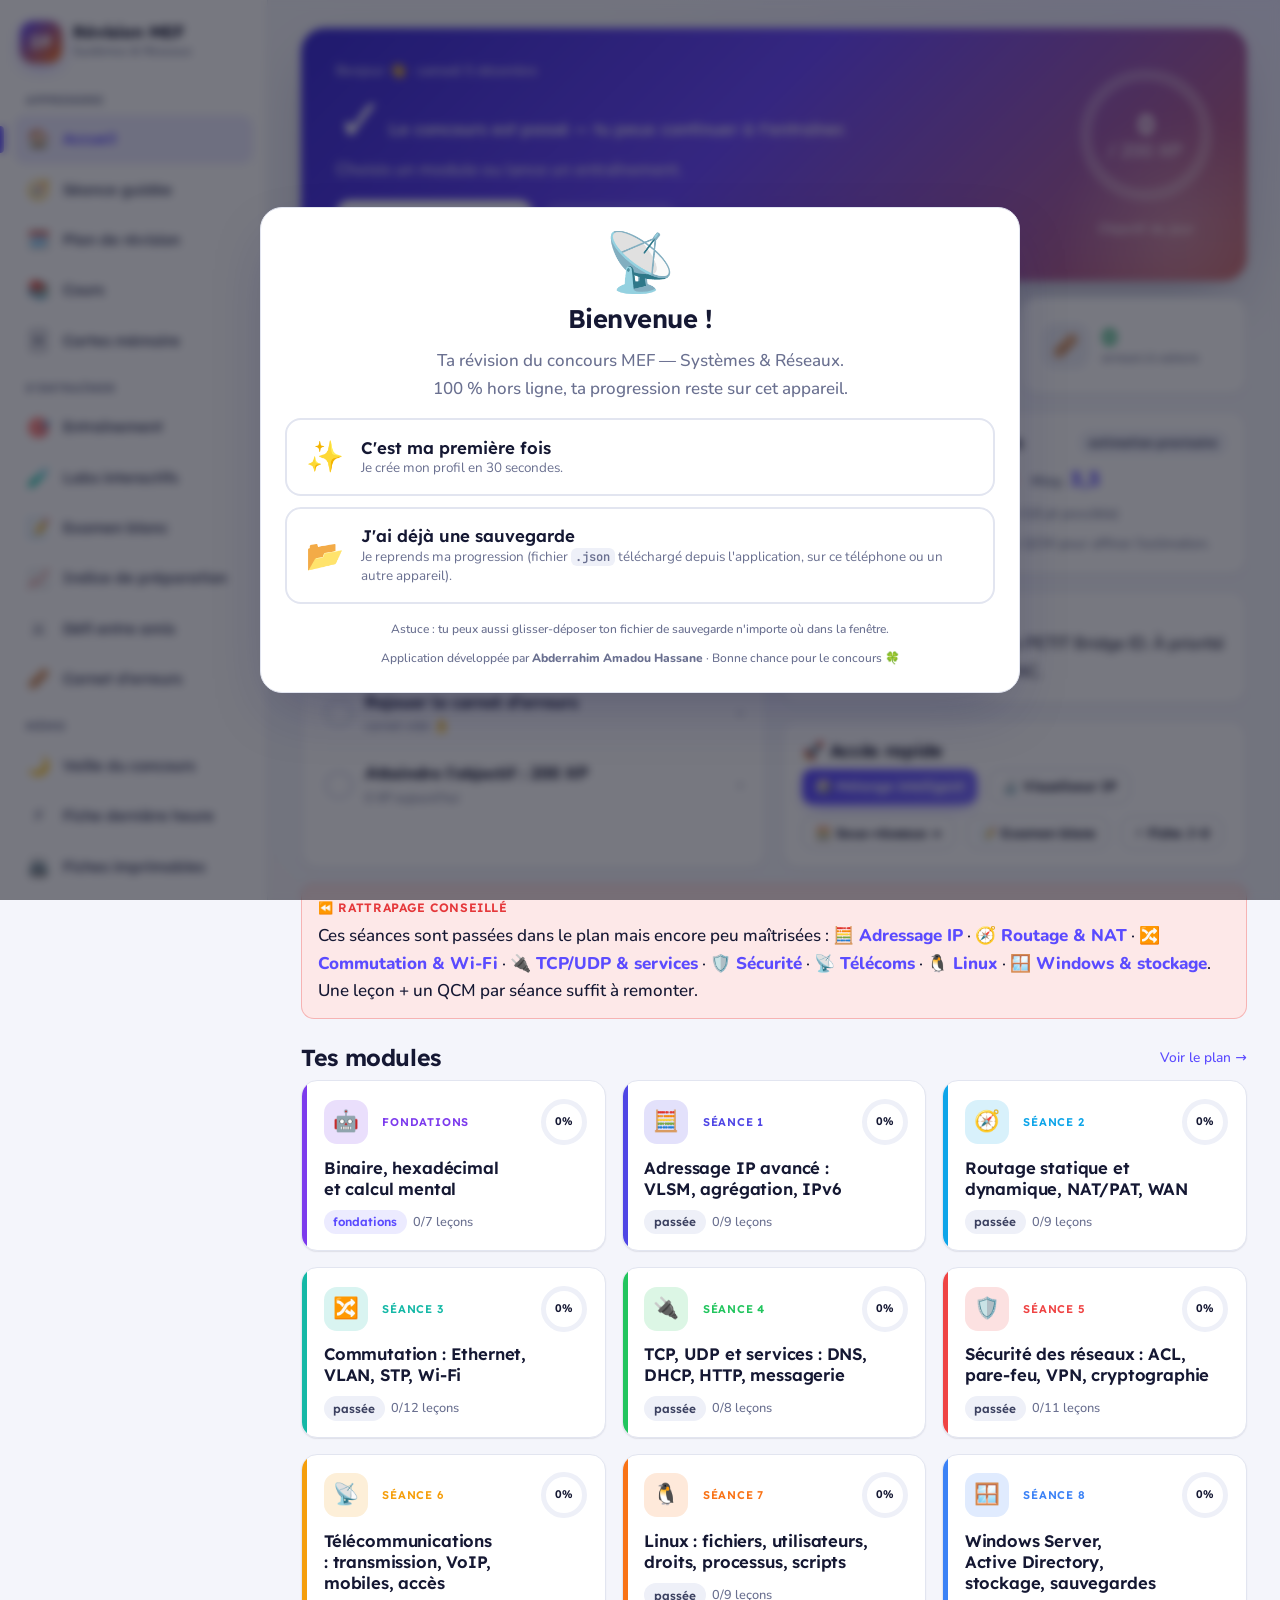
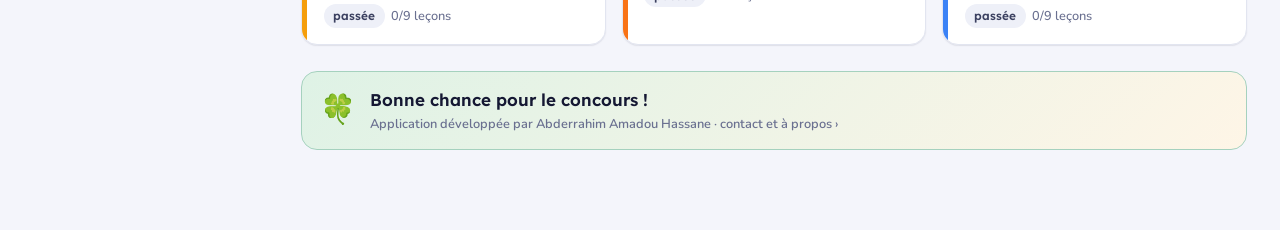
<file: app/index.html>
<!doctype html>
<html lang="fr">
<head>
  <meta charset="utf-8">
  <meta name="viewport" content="width=device-width, initial-scale=1, viewport-fit=cover">
  <meta name="theme-color" content="#5b4bff">
  <meta name="description" content="Révision interactive hors ligne — Concours MEF Niger, option Systèmes & Réseaux.">
  <title>Révision MEF · Systèmes & Réseaux</title>
  <link rel="icon" href="data:image/svg+xml,%3Csvg xmlns='http://www.w3.org/2000/svg' viewBox='0 0 64 64'%3E%3Cdefs%3E%3ClinearGradient id='g' x1='0' y1='0' x2='1' y2='1'%3E%3Cstop offset='0' stop-color='%235b4bff'/%3E%3Cstop offset='1' stop-color='%23ff7a1a'/%3E%3C/linearGradient%3E%3C/defs%3E%3Crect width='64' height='64' rx='16' fill='url(%23g)'/%3E%3Ctext x='32' y='42' font-family='Arial' font-weight='800' font-size='26' text-anchor='middle' fill='white'%3EIP%3C/text%3E%3C/svg%3E">
  <link rel="manifest" href="manifest.webmanifest">
  <link rel="apple-touch-icon" href="icons/apple-touch-icon.png">
  <meta name="mobile-web-app-capable" content="yes">
  <meta name="apple-mobile-web-app-capable" content="yes">
  <meta name="apple-mobile-web-app-title" content="Révision MEF">
  <meta name="apple-mobile-web-app-status-bar-style" content="black-translucent">
  <link rel="stylesheet" href="css/fonts.css">
  <link rel="stylesheet" href="css/app.css">
</head>
<body>
  <div style="min-height:100vh;display:grid;place-items:center;font-family:system-ui,sans-serif;color:#6a7090">
    <div style="text-align:center">
      <div style="font-size:3rem">📡</div>
      <p>Chargement de la révision…</p>
      <noscript><p style="color:#e5383b"><b>JavaScript est désactivé.</b> Active-le pour utiliser l'application (aucune connexion Internet n'est nécessaire).</p></noscript>
    </div>
  </div>

  <!-- Noyau -->
  <script src="js/core/util.js"></script>
  <script src="js/core/router.js"></script>
  <script src="js/core/fx.js"></script>
  <script src="js/lib/ipcalc.js"></script>
  <script src="js/lib/md.js"></script>
  <!-- Modèles -->
  <script src="js/models/store.js"></script>
  <script src="js/models/content.js"></script>
  <script src="js/models/srs.js"></script>
  <script src="js/models/game.js"></script>
  <script src="js/models/progress.js"></script>
  <!-- Vues -->
  <script src="js/views/ui.js"></script>
  <script src="js/views/layout.js"></script>
  <script src="js/views/backup.js"></script>
  <script src="js/views/help.js"></script>
  <script src="js/views/tts.js"></script>
  <script src="js/views/install.js"></script>
  <script src="js/core/quiz.js"></script>
  <script src="js/views/question.js"></script>
  <script src="js/core/gen.js"></script>
  <!-- Widgets interactifs -->
  <script src="js/widgets/core.js"></script>
  <script src="js/widgets/ip.js"></script>
  <script src="js/widgets/net.js"></script>
  <script src="js/widgets/telecom.js"></script>
  <script src="js/widgets/sys.js"></script>
  <!-- Générateurs d'exercices -->
  <script src="js/generators/ip.js"></script>
  <script src="js/generators/net.js"></script>
  <script src="js/generators/telecom.js"></script>
  <script src="js/generators/sys.js"></script>
  <!-- Contenu pédagogique -->
  <script src="data/m0-binaire.js"></script>
  <script src="data/s1-adressage.js"></script>
  <script src="data/s2-routage.js"></script>
  <script src="data/s3-commutation.js"></script>
  <script src="data/s4-services.js"></script>
  <script src="data/s5-securite.js"></script>
  <script src="data/s6-telecoms.js"></script>
  <script src="data/s7-linux.js"></script>
  <script src="data/s8-windows.js"></script>
  <script src="data/extras.js"></script>
  <script src="data/examen.js"></script>
  <script src="data/examens2.js"></script>
  <!-- Contrôleurs -->
  <script src="js/controllers/runner.js"></script>
  <script src="js/controllers/home.js"></script>
  <script src="js/controllers/course.js"></script>
  <script src="js/controllers/cards.js"></script>
  <script src="js/controllers/practice.js"></script>
  <script src="js/controllers/guided.js"></script>
  <script src="js/controllers/prep.js"></script>
  <script src="js/controllers/defi.js"></script>
  <script src="js/controllers/exercises.js"></script>
  <script src="js/controllers/exam.js"></script>
  <script src="js/controllers/misc.js"></script>
  <!-- Démarrage -->
  <script src="js/main.js"></script>
</body>
</html>
</file>
<file: app/css/fonts.css>
/* Polices embarquées (licence SIL Open Font License 1.1) : Lexend (titres), Nunito (texte), JetBrains Mono (binaire, IP, code).
   Intégrées en base64 pour fonctionner hors ligne, y compris en ouvrant le fichier directement (file://). */
@font-face { font-family: 'Lexend'; font-style: normal; font-display: swap; font-weight: 100 900; src: url([data-uri]) format('woff2'); unicode-range: U+0000-00FF, U+0131, U+0152-0153, U+02BB-02BC, U+02C6, U+02DA, U+02DC, U+0304, U+0308, U+0329, U+2000-206F, U+20AC, U+2122, U+2191, U+2193, U+2212, U+2215, U+FEFF, U+FFFD; }
@font-face { font-family: 'Nunito'; font-style: normal; font-display: swap; font-weight: 100 900; src: url([data-uri]) format('woff2'); unicode-range: U+0000-00FF, U+0131, U+0152-0153, U+02BB-02BC, U+02C6, U+02DA, U+02DC, U+0304, U+0308, U+0329, U+2000-206F, U+20AC, U+2122, U+2191, U+2193, U+2212, U+2215, U+FEFF, U+FFFD; }
@font-face { font-family: 'JetBrains Mono'; font-style: normal; font-display: swap; font-weight: 100 900; src: url([data-uri]) format('woff2'); unicode-range: U+0000-00FF, U+0131, U+0152-0153, U+02BB-02BC, U+02C6, U+02DA, U+02DC, U+0304, U+0308, U+0329, U+2000-206F, U+20AC, U+2122, U+2191, U+2193, U+2212, U+2215, U+FEFF, U+FFFD; }
</file>
<file: app/css/app.css>
/* ==========================================================================
   Révision Concours MEF — feuille de style unique
   Thèmes clair / sombre, responsive PC + mobile, composants d'apprentissage
   ========================================================================== */

:root {
  --bg: #f4f5fb;
  --bg-grad: radial-gradient(1200px 600px at 100% -10%, #e9e6ff 0%, transparent 60%),
             radial-gradient(900px 500px at -10% 110%, #ffeede 0%, transparent 55%);
  --surface: #ffffff;
  --surface-2: #f7f8fc;
  --surface-3: #eef0f8;
  --text: #151833;
  --text-2: #3b4060;
  --muted: #6a7090;
  --border: #e2e5f0;
  --border-strong: #cfd4e6;
  --primary: #5b4bff;
  --primary-2: #7a6dff;
  --primary-soft: #ecebff;
  --on-primary: #ffffff;
  --accent: #ff7a1a;
  --accent-soft: #fff0e3;
  --ok: #10a861;
  --ok-soft: #e3f7ed;
  --ko: #e5383b;
  --ko-soft: #fde8e8;
  --warn: #e08a00;
  --warn-soft: #fff5de;
  --info: #1f86e8;
  --info-soft: #e5f2fe;
  --net: #5b4bff;
  --host: #ff7a1a;
  --deep: #3d2fd6;
  --deep-2: #6d4bff;
  --accent-2: #ff4d6d;
  --glow: 91, 75, 255;
  --hero-grad: linear-gradient(135deg, var(--deep) 0%, var(--deep-2) 45%, var(--accent) 130%);
  --logo-grad: linear-gradient(135deg, var(--primary), var(--accent));
  --shadow-sm: 0 1px 2px rgba(20, 24, 60, .06), 0 1px 1px rgba(20, 24, 60, .04);
  --shadow: 0 6px 24px -8px rgba(30, 30, 90, .18), 0 2px 6px rgba(30, 30, 90, .06);
  --shadow-lg: 0 24px 60px -18px rgba(30, 30, 90, .35);
  --radius: 16px;
  --radius-sm: 10px;
  --radius-xs: 7px;
  --font-sys: system-ui, -apple-system, "Segoe UI", Roboto, Ubuntu, "Helvetica Neue", Arial, sans-serif;
  --font: "Nunito", var(--font-sys);
  --font-display: "Lexend", var(--font-sys);
  --mono: "JetBrains Mono", ui-monospace, "SF Mono", SFMono-Regular, "Cascadia Mono", Consolas, Menlo, monospace;
  --body-w: 520;
  --body-size: 1.0625rem;
  --sb: 268px;
  --maxw: 1440px;
  --gutter: clamp(1rem, 2.6vw, 2.75rem);
  color-scheme: light;
}

:root[data-theme="dark"] {
  --bg: #0b0e1d;
  --bg-grad: radial-gradient(1100px 600px at 100% -10%, rgba(91, 75, 255, .22) 0%, transparent 60%),
             radial-gradient(900px 500px at -10% 110%, rgba(255, 122, 26, .12) 0%, transparent 55%);
  --surface: #141831;
  --surface-2: #1a1f3c;
  --surface-3: #232a4d;
  --text: #eef0ff;
  --text-2: #c9cdea;
  --muted: #9298bd;
  --border: #272e55;
  --border-strong: #353d6b;
  --primary: #8577ff;
  --primary-2: #a399ff;
  --primary-soft: #262457;
  --on-primary: #ffffff;
  --accent: #ff8d3a;
  --accent-soft: #3a2616;
  --ok: #2fd187;
  --ok-soft: #12342a;
  --ko: #ff5f61;
  --ko-soft: #3d1a22;
  --warn: #ffb020;
  --warn-soft: #3a2d10;
  --info: #4ea6ff;
  --info-soft: #132c48;
  --net: #9a8fff;
  --host: #ff9a4d;
  --shadow-sm: 0 1px 2px rgba(0, 0, 0, .35);
  --shadow: 0 8px 28px -10px rgba(0, 0, 0, .6), 0 2px 6px rgba(0, 0, 0, .3);
  --shadow-lg: 0 24px 60px -18px rgba(0, 0, 0, .75);
  color-scheme: dark;
}

/* Palette « Niger » 🇳🇪 : orange, blanc et vert du drapeau, disque orange du soleil */
:root[data-palette="niger"] {
  --primary: #0b8a3e; --primary-2: #16a653; --primary-soft: #e3f5ea;
  --accent: #e05206; --accent-2: #f39233; --accent-soft: #fdebde;
  --net: #0b8a3e; --host: #e05206;
  --deep: #075c2a; --deep-2: #0b8a3e; --glow: 11, 138, 62;
  --hero-grad: linear-gradient(140deg, #d24c05 0%, #e05206 28%, #0e8f42 78%, #075c2a 100%);
  --logo-grad: linear-gradient(180deg, #e05206 0 33%, #ffffff 33% 66%, #0b8a3e 66% 100%);
  --bg-grad: radial-gradient(1200px 600px at 100% -10%, rgba(224, 82, 6, .11) 0%, transparent 60%),
             radial-gradient(900px 500px at -10% 110%, rgba(11, 138, 62, .12) 0%, transparent 55%);
}
:root[data-palette="niger"][data-theme="dark"] {
  --primary: #2fc56a; --primary-2: #5cd98e; --primary-soft: #11351f;
  --accent: #ff7a2e; --accent-2: #ffa25a; --accent-soft: #3b2214;
  --net: #2fc56a; --host: #ff8a3d; --deep: #064d23; --deep-2: #0b7a37;
  --bg-grad: radial-gradient(1100px 600px at 100% -10%, rgba(224, 82, 6, .16) 0%, transparent 60%),
             radial-gradient(900px 500px at -10% 110%, rgba(11, 138, 62, .16) 0%, transparent 55%);
}
/* logo aux couleurs du drapeau : bandes orange / blanche / verte + disque orange */
:root[data-palette="niger"] .brand-logo { color: transparent; position: relative; text-shadow: none; box-shadow: 0 6px 18px -8px rgba(0, 0, 0, .45), inset 0 0 0 1px rgba(0, 0, 0, .08); }
:root[data-palette="niger"] .brand-logo::after { content: ""; position: absolute; width: 26%; height: 26%; border-radius: 50%; background: #e05206; left: 37%; top: 37%; }
:root[data-palette="niger"] .hero::before, :root[data-palette="niger"] .guided-hero::before {
  content: ""; position: absolute; left: 0; right: 0; top: 0; height: 8px; z-index: 2;
  background: linear-gradient(180deg, #e05206 0 33%, #ffffff 33% 66%, #0b8a3e 66% 100%);
}
:root[data-palette="niger"] .guided-hero { position: relative; overflow: hidden; }
:root[data-palette="niger"] .sidebar { border-top: 5px solid; border-image: linear-gradient(90deg, #e05206 0 33%, #ffffff 33% 66%, #0b8a3e 66% 100%) 1; }
:root[data-palette="niger"] .topbar { box-shadow: inset 0 3px 0 #e05206; }
.pal-pick { display: flex; gap: .5rem; flex-wrap: wrap; }
.pal-pick button { display: flex; align-items: center; gap: .55rem; padding: .5rem .8rem; border-radius: 13px; border: 2px solid var(--border); background: var(--surface); color: var(--text); cursor: pointer; font-family: var(--font-display); font-weight: 600; }
.pal-pick button.on { border-color: var(--primary); background: var(--primary-soft); }
.pal-sw { display: inline-flex; width: 34px; height: 22px; border-radius: 6px; overflow: hidden; box-shadow: inset 0 0 0 1px rgba(0, 0, 0, .12); }
.pal-sw i { flex: 1; }
.pal-flag { width: 34px; height: 22px; border-radius: 4px; position: relative; background: linear-gradient(180deg, #e05206 0 33%, #fff 33% 66%, #0b8a3e 66% 100%); box-shadow: inset 0 0 0 1px rgba(0, 0, 0, .15); }
.pal-flag::after { content: ""; position: absolute; width: 6px; height: 6px; border-radius: 50%; background: #e05206; left: 14px; top: 8px; }

/* Choix de police (Profil → Réglages) */
:root[data-font="lexend"] { --font: "Lexend", var(--font-sys); --body-w: 360; --body-size: 1rem; }
:root[data-font="system"] { --font: var(--font-sys); --font-display: var(--font-sys); --body-w: 400; --body-size: 1rem; }

* { box-sizing: border-box; }
html { -webkit-text-size-adjust: 100%; font-size: calc(var(--fsr, 1) * 100%); }
@media (min-width: 1600px) { html { font-size: calc(var(--fsr, 1) * 106.25%); } }
@media (min-width: 2200px) { html { font-size: calc(var(--fsr, 1) * 118.75%); } }
body {
  margin: 0;
  font-family: var(--font);
  font-size: var(--body-size);
  font-weight: var(--body-w);
  line-height: 1.62;
  color: var(--text);
  background: var(--bg);
  background-image: var(--bg-grad);
  background-attachment: fixed;
  min-height: 100vh;
  min-height: 100dvh;
  -webkit-font-smoothing: antialiased;
  -moz-osx-font-smoothing: grayscale;
  text-rendering: optimizeLegibility;
  font-feature-settings: "kern", "liga";
  overflow-wrap: break-word;
}
b, strong { font-weight: 800; }
a { color: var(--primary); text-decoration: none; }
a:hover { text-decoration: underline; }
h1, h2, h3, h4 { font-family: var(--font-display); line-height: 1.22; margin: 0 0 .5em; letter-spacing: -.018em; font-weight: 650; }
h1 { font-size: clamp(1.45rem, 1.1rem + 1.1vw, 2.05rem); font-weight: 700; letter-spacing: -.025em; }
h2 { font-size: clamp(1.2rem, 1.05rem + .5vw, 1.45rem); }
h3 { font-size: 1.1rem; }
p { margin: 0 0 .8em; }
img, svg { max-width: 100%; }
hr { border: 0; border-top: 1px solid var(--border); margin: 1.2rem 0; }
code, .mono { font-family: var(--mono); font-size: .9em; font-weight: 600; font-variant-ligatures: none; }
:not(pre) > code { background: var(--surface-3); padding: .08em .38em; border-radius: 6px; overflow-wrap: anywhere; }
pre {
  font-family: var(--mono);
  font-size: .84rem;
  font-weight: 500;
  line-height: 1.55;
  background: #0f1328;
  color: #e6e9ff;
  padding: .9rem 1rem;
  border-radius: var(--radius-sm);
  overflow-x: auto;
  margin: .6rem 0 1rem;
  border: 1px solid #222a52;
  font-variant-ligatures: none;
}
pre .c { color: #7f8ab8; }
pre .k { color: #ffb86b; }
pre .s { color: #9be9a8; }
kbd {
  font-family: var(--mono); font-size: .8em;
  background: var(--surface); border: 1px solid var(--border-strong);
  border-bottom-width: 2px; border-radius: 6px; padding: .05em .4em;
}
::selection { background: var(--primary); color: #fff; }
button { font-family: inherit; }
input, select, textarea { font-family: inherit; font-size: 1rem; font-weight: 600; color: var(--text); }
:focus-visible { outline: 3px solid color-mix(in srgb, var(--primary) 55%, transparent); outline-offset: 2px; border-radius: 6px; }

/* ---------- Shell / layout ---------- */
.shell { display: grid; grid-template-columns: var(--sb) minmax(0, 1fr); min-height: 100vh; min-height: 100dvh; }
.sidebar {
  position: sticky; top: 0; height: 100vh; height: 100dvh; overflow-y: auto; overflow-x: hidden;
  background: var(--surface);
  border-right: 1px solid var(--border);
  padding: 1.1rem .85rem 1rem;
  display: flex; flex-direction: column; gap: .8rem;
  scrollbar-width: thin;
}
.brand { display: flex; align-items: center; gap: .7rem; padding: .2rem .4rem; color: var(--text); }
.brand:hover { text-decoration: none; }
.brand-logo {
  width: 42px; height: 42px; border-radius: 13px; flex: none;
  background: var(--logo-grad);
  display: grid; place-items: center; color: #fff; font-family: var(--font-display); font-weight: 800; font-size: 1.05rem;
  box-shadow: 0 6px 18px -6px rgba(var(--glow), .7); text-decoration: none !important;
}
.brand-text { display: flex; flex-direction: column; min-width: 0; }
.brand-name { font-family: var(--font-display); font-weight: 700; line-height: 1.15; font-size: 1.05rem; letter-spacing: -.01em; }
.brand-sub { font-size: .76rem; color: var(--muted); font-weight: 600; }
.nav { display: flex; flex-direction: column; gap: 2px; }
.nav a {
  position: relative; display: flex; align-items: center; gap: .75rem;
  padding: .58rem .75rem; border-radius: 12px;
  color: var(--text-2); font-family: var(--font-display); font-weight: 500; font-size: .93rem; white-space: nowrap;
  transition: background .15s, color .15s;
}
.nav a:hover { background: var(--surface-2); text-decoration: none; color: var(--text); }
.nav a.active { background: var(--primary-soft); color: var(--primary); font-weight: 600; }
.nav a.active::before { content: ""; position: absolute; left: -.85rem; top: 22%; bottom: 22%; width: 4px; border-radius: 0 4px 4px 0; background: var(--primary); }
.nav .ico { width: 1.6rem; text-align: center; font-size: 1.15rem; flex: none; }
.nav .lbl { overflow: hidden; text-overflow: ellipsis; }
.nav .count {
  margin-left: auto; font-size: .7rem; font-weight: 700; font-family: var(--font-display);
  background: var(--accent); color: #fff; border-radius: 99px; padding: .05rem .45rem; line-height: 1.4;
}
.nav-sep { font-size: .68rem; text-transform: uppercase; letter-spacing: .1em; color: var(--muted); padding: .8rem .75rem .25rem; font-weight: 700; font-family: var(--font-display); }
.side-foot { margin-top: auto; display: flex; flex-direction: column; gap: .6rem; }
.side-player { background: var(--surface-2); border: 1px solid var(--border); border-radius: 16px; padding: .75rem; }
.side-player .sp-main { display: flex; align-items: center; gap: .7rem; color: inherit; text-decoration: none; }
.side-player .sp-txt { flex: 1; min-width: 0; }
.side-player .sp-row { display: flex; justify-content: space-between; align-items: center; margin-top: .45rem; }
.side-player .lvl { display: flex; justify-content: space-between; align-items: baseline; font-size: .85rem; font-family: var(--font-display); }
.side-player .lvl b { font-size: .95rem; font-weight: 700; }
.side-tools { display: flex; gap: .4rem; }
.tool, .tb-btn {
  flex: 1; display: grid; place-items: center; height: 38px; border-radius: 11px; cursor: pointer;
  border: 1px solid var(--border); background: var(--surface); color: var(--text-2); font-size: 1rem; font-weight: 800;
  transition: background .15s, border-color .15s, color .15s;
}
.tool:hover, .tb-btn:hover { background: var(--surface-2); border-color: var(--border-strong); color: var(--primary); }
.tool[hidden], .tb-btn[hidden] { display: none; }

/* Rail d'icônes (PC moyen, tablette paysage, téléphone en paysage, ou menu replié) */
:root[data-nav="rail"] { --sb: 76px; }
:root[data-nav="rail"] .sidebar { padding: .9rem .55rem .8rem; align-items: stretch; }
:root[data-nav="rail"] .brand { justify-content: center; padding: .2rem 0; }
:root[data-nav="rail"] .brand-text,
:root[data-nav="rail"] .nav .lbl,
:root[data-nav="rail"] .side-player .sp-txt,
:root[data-nav="rail"] .side-player .sp-row { display: none; }
:root[data-nav="rail"] .nav a { justify-content: center; padding: .62rem 0; }
:root[data-nav="rail"] .nav a.active::before { left: -.55rem; }
:root[data-nav="rail"] .nav .count { position: absolute; top: 2px; right: 2px; margin: 0; font-size: .6rem; padding: 0 .3rem; }
:root[data-nav="rail"] .nav-sep { padding: .45rem 0; }
:root[data-nav="rail"] .nav-sep span { display: block; height: 1px; background: var(--border); font-size: 0; }
:root[data-nav="rail"] .side-player { padding: .45rem 0; background: none; border: 0; }
:root[data-nav="rail"] .side-player .sp-main { justify-content: center; }
:root[data-nav="rail"] .side-tools { flex-direction: column; }
:root.compact-h[data-nav="rail"] { --sb: 64px; }
:root.compact-h .sidebar { gap: .3rem; padding-top: .5rem; }
:root.compact-h .brand-logo { width: 36px; height: 36px; }
:root.compact-h .nav a { padding: .42rem 0; }
:root.compact-h .nav-sep { padding: .2rem 0; }

.main { min-width: 0; }
.topbar {
  display: none; position: sticky; top: 0; z-index: 30;
  background: color-mix(in srgb, var(--surface) 88%, transparent);
  backdrop-filter: blur(12px); -webkit-backdrop-filter: blur(12px);
  border-bottom: 1px solid var(--border);
  padding: .5rem .75rem; padding-top: calc(.5rem + env(safe-area-inset-top)); align-items: center; gap: .55rem;
}
.topbar .brand-logo { width: 34px; height: 34px; border-radius: 10px; font-size: .85rem; }
.topbar .tb-btn { flex: none; width: 36px; height: 36px; }
.topbar .tb-back { font-size: 1.7rem; line-height: 1; padding-bottom: 3px; color: var(--primary); text-decoration: none; }
.topbar .title { font-family: var(--font-display); font-weight: 600; font-size: 1rem; flex: 1; min-width: 0; white-space: nowrap; overflow: hidden; text-overflow: ellipsis; }
.pill-stats { display: flex; gap: .35rem; align-items: center; }
.pill {
  display: inline-flex; align-items: center; gap: .3rem;
  background: var(--surface-2); border: 1px solid var(--border);
  border-radius: 99px; padding: .2rem .6rem; font-size: .82rem; font-weight: 700; white-space: nowrap; font-family: var(--font-display);
}
.pill.fire { color: var(--accent); }
.pill.xp { color: var(--primary); }

.view { width: 100%; max-width: calc(var(--maxw) + 2 * var(--gutter)); margin: 0 auto; padding: clamp(1rem, 2.2vw, 2rem) var(--gutter) 5rem; }
.view.wide { --maxw: 1680px; }
.view.narrow { --maxw: 980px; }

.bottombar {
  display: none; position: fixed; left: 0; right: 0; bottom: 0; z-index: 40;
  background: color-mix(in srgb, var(--surface) 94%, transparent);
  backdrop-filter: blur(14px); -webkit-backdrop-filter: blur(14px);
  border-top: 1px solid var(--border);
  padding: .3rem .4rem calc(.3rem + env(safe-area-inset-bottom));
  grid-template-columns: repeat(5, minmax(0, 1fr)); gap: .2rem;
}
.bottombar a {
  display: flex; flex-direction: column; align-items: center; gap: .05rem;
  font-family: var(--font-display); font-size: .68rem; font-weight: 600; color: var(--muted); padding: .3rem 0 .25rem; border-radius: 12px;
  min-width: 0; white-space: nowrap; overflow: hidden; text-overflow: ellipsis; letter-spacing: -.01em;
}
.bottombar a .ico { position: relative; font-size: 1.3rem; line-height: 1.2; }
.bottombar a .dot { position: absolute; top: -3px; left: 70%; font-style: normal; font-size: .58rem; font-weight: 700; background: var(--accent); color: #fff; border-radius: 99px; padding: 0 .3rem; line-height: 1.45; }
.bottombar a.active { color: var(--primary); background: var(--primary-soft); }
.bottombar a:hover { text-decoration: none; }

:root[data-nav="mobile"] .shell { grid-template-columns: minmax(0, 1fr); }
:root[data-nav="mobile"] .sidebar { display: none; }
:root[data-nav="mobile"] .topbar { display: flex; }
:root[data-nav="mobile"] .bottombar { display: grid; }
:root[data-nav="mobile"] .view { padding-bottom: calc(6rem + env(safe-area-inset-bottom)); }
:root.compact-h .view { padding-top: .8rem; }

/* Mode focus : quiz, cartes, examen → toute la place pour la question */
:root[data-focus] .shell { grid-template-columns: minmax(0, 1fr); }
:root[data-focus] .sidebar, :root[data-focus] .topbar, :root[data-focus] .bottombar { display: none !important; }
:root[data-focus] .view { --maxw: 940px; padding-top: 0; padding-bottom: calc(3rem + env(safe-area-inset-bottom)); }

/* En-tête du mode focus (quiz, cartes, examen) */
.focus-head {
  position: sticky; top: 0; z-index: 30; display: flex; align-items: center; gap: .7rem;
  padding: calc(.7rem + env(safe-area-inset-top)) 0 .7rem; margin-bottom: .6rem;
  background: color-mix(in srgb, var(--bg) 86%, transparent); backdrop-filter: blur(12px); -webkit-backdrop-filter: blur(12px);
}
.focus-head::after { content: ""; position: absolute; left: calc(-1 * var(--gutter)); right: calc(-1 * var(--gutter)); bottom: 0; border-bottom: 1px solid var(--border); }
.fh-close {
  flex: none; width: 40px; height: 40px; border-radius: 12px; display: grid; place-items: center;
  color: var(--muted); font-size: 1.15rem; font-weight: 700; border: 1px solid var(--border); background: var(--surface);
}
.fh-close:hover { color: var(--ko); border-color: var(--ko); text-decoration: none; }
.fh-mid { flex: 1; min-width: 0; display: flex; flex-direction: column; gap: .35rem; }
.fh-title { font-family: var(--font-display); font-weight: 600; font-size: .95rem; white-space: nowrap; overflow: hidden; text-overflow: ellipsis; }
.fh-bar { height: 10px; }
.fh-count { font-family: var(--font-display); font-weight: 600; font-size: .9rem; color: var(--muted); white-space: nowrap; font-variant-numeric: tabular-nums; }
.focus-sub { color: var(--muted); font-size: .92rem; margin: .2rem 0 1rem; }
.focus-sub .seg { margin-top: .5rem; }
.view.focus .q-card { padding: clamp(1.1rem, 2.4vw, 1.9rem); border-radius: 20px; box-shadow: var(--shadow); }
.view.focus .q-text { font-size: clamp(1.12rem, 1rem + .55vw, 1.42rem); }
.view.focus .choice { font-size: clamp(1rem, .96rem + .2vw, 1.1rem); }
@media (max-width: 880px) {
  .focus-head { gap: .55rem; }
  .fh-title { display: none; }
  .fh-mid { justify-content: center; }
  .focus-head #qEnd { padding: .3rem .55rem; }
  .fh-close { width: 36px; height: 36px; }
  /* Bouton d'action toujours à portée du pouce */
  .view.focus .q-card .q-actions:not(:empty) {
    position: sticky; bottom: 0; z-index: 5; background: var(--surface);
    margin: 1rem calc(-1 * clamp(1.1rem, 2.4vw, 1.9rem)) calc(-1 * clamp(1.1rem, 2.4vw, 1.9rem));
    padding: .7rem clamp(1.1rem, 2.4vw, 1.9rem) calc(.7rem + env(safe-area-inset-bottom));
    border-top: 1px solid var(--border); border-radius: 0 0 20px 20px;
    box-shadow: 0 -10px 24px -18px rgba(20, 24, 60, .5);
  }
  .view.focus .q-actions .btn.primary { flex: 1; min-height: 3rem; font-size: 1rem; }
}

.exam-pal > summary { cursor: pointer; display: flex; justify-content: space-between; align-items: center; font-family: var(--font-display); font-weight: 600; list-style: none; }
.exam-pal > summary::-webkit-details-marker { display: none; }
.exam-pal > summary::after { content: "▾"; color: var(--muted); margin-left: .5rem; transition: transform .2s; }
.exam-pal:not([open]) > summary::after { transform: rotate(-90deg); }
.exam-pal > summary > span:first-child { flex: 1; }
.exam-nav { display: flex; gap: .6rem; margin-top: 1rem; align-items: center; }
@media (max-width: 880px) {
  .exam-nav { position: sticky; bottom: 0; z-index: 6; background: color-mix(in srgb, var(--bg) 90%, transparent); backdrop-filter: blur(10px); -webkit-backdrop-filter: blur(10px); padding: .65rem 0 calc(.65rem + env(safe-area-inset-bottom)); }
  .exam-nav .btn { flex: 1; }
  .exam-nav .grow { display: none; }
}

/* Page de leçon : colonne de lecture + sommaire du module (grands écrans) */
.read-progress { position: fixed; top: 0; left: 0; right: 0; height: 3px; z-index: 35; pointer-events: none; }
.read-progress > i { display: block; height: 100%; width: 0; background: linear-gradient(90deg, var(--mc, var(--primary)), var(--accent)); border-radius: 0 3px 3px 0; transition: width .1s linear; }
:root[data-nav="mobile"] .read-progress { top: calc(51px + env(safe-area-inset-top)); }
.lesson-layout { display: grid; grid-template-columns: minmax(0, 1fr); gap: clamp(1.5rem, 3vw, 3rem); align-items: start; }
.lesson-main { min-width: 0; max-width: 900px; width: 100%; margin: 0 auto; }
.lesson-kicker { font-family: var(--font-display); font-size: .74rem; font-weight: 600; text-transform: uppercase; letter-spacing: .07em; }
.lesson-aside { display: none; }
@media (min-width: 1280px) {
  .lesson-layout { grid-template-columns: minmax(0, 1fr) 300px; }
  .lesson-main { margin: 0; justify-self: center; }
  .lesson-aside { display: block; position: sticky; top: 1.2rem; }
}
@media (min-width: 1700px) { .lesson-layout { grid-template-columns: minmax(0, 1fr) 340px; } }
.la-card { background: var(--surface); border: 1px solid var(--border); border-radius: var(--radius); padding: 1rem; box-shadow: var(--shadow-sm); display: flex; flex-direction: column; gap: .5rem; max-height: calc(100vh - 2.4rem); }
.la-head { display: flex; align-items: center; gap: .7rem; color: var(--text); margin-bottom: .3rem; }
.la-head:hover { text-decoration: none; }
.la-head .m-ico { width: 42px; height: 42px; border-radius: 12px; display: grid; place-items: center; font-size: 1.25rem; flex: none; }
.la-num { display: block; font-family: var(--font-display); font-size: .68rem; font-weight: 600; text-transform: uppercase; letter-spacing: .07em; }
.la-title { display: block; font-family: var(--font-display); font-weight: 600; line-height: 1.25; }
.la-list { list-style: none; margin: .4rem -.4rem 0; padding: 0; overflow-y: auto; flex: 1; min-height: 0; scrollbar-width: thin; }
.la-list a { display: flex; gap: .6rem; align-items: flex-start; padding: .45rem .5rem; border-radius: 10px; color: var(--text-2); font-size: .88rem; font-weight: 600; line-height: 1.35; }
.la-list a:hover { background: var(--surface-2); text-decoration: none; }
.la-list a.on { background: color-mix(in srgb, var(--mc) 12%, var(--surface)); color: var(--text); font-weight: 800; }
.la-list .n { flex: none; width: 24px; height: 24px; border-radius: 7px; display: grid; place-items: center; font-family: var(--font-display); font-size: .72rem; font-weight: 600; background: var(--surface-3); }
.la-list a.done .n { background: var(--ok); color: #fff; }
.la-list a.on .n { background: var(--mc); color: #fff; }
.la-actions { display: flex; gap: .4rem; flex-wrap: wrap; padding-top: .5rem; border-top: 1px solid var(--border); }
.la-actions .btn { flex: 1; }
.lesson-dock { display: flex; align-items: center; gap: .6rem; margin-top: 1.6rem; flex-wrap: wrap; }
.lesson-dock #markDone { margin-left: auto; }
.lesson-dock .btn { max-width: 100%; }
.lesson-dock .btn .hide-m { overflow: hidden; text-overflow: ellipsis; white-space: nowrap; max-width: 22ch; }
.show-m { display: none; }
@media (max-width: 880px) {
  .hide-m { display: none !important; }
  .show-m { display: inline; }
  .lesson-dock {
    position: sticky; bottom: calc(62px + env(safe-area-inset-bottom)); z-index: 6; flex-wrap: nowrap;
    background: color-mix(in srgb, var(--bg) 88%, transparent); backdrop-filter: blur(10px); -webkit-backdrop-filter: blur(10px);
    margin: 1.4rem calc(-1 * var(--gutter)) 0; padding: .6rem var(--gutter);
    border-top: 1px solid var(--border);
  }
  :root.compact-h .lesson-dock { bottom: 0; }
  .lesson-dock { gap: .45rem; padding-top: .5rem; padding-bottom: .5rem; }
  .lesson-dock .btn { min-height: 2.6rem; padding: .45rem .8rem; white-space: nowrap; }
  .lesson-dock #markDone { margin-left: 0; flex: 1; }
  .lesson-dock #nextL, .lesson-dock .btn.primary { flex: 1; }
}

/* Réglages d'affichage */
.typo-ctl { display: grid; gap: 1rem; }
.typo-ctl .lbl { display: block; font-family: var(--font-display); font-size: .8rem; font-weight: 600; color: var(--text-2); margin-bottom: .4rem; }
.font-pick { display: grid; gap: .5rem; grid-template-columns: repeat(auto-fit, minmax(min(100%, 12rem), 1fr)); }
.font-pick button {
  display: flex; align-items: center; gap: .75rem; text-align: left; padding: .65rem .8rem; border-radius: 14px; cursor: pointer;
  border: 2px solid var(--border); background: var(--surface); color: var(--text); transition: border-color .15s, background .15s;
}
.font-pick button:hover { border-color: var(--border-strong); }
.font-pick button.on { border-color: var(--primary); background: var(--primary-soft); }
.font-pick b { display: block; font-family: var(--font-display); font-weight: 600; }
.font-pick small { display: block; color: var(--muted); font-size: .78rem; font-weight: 600; }
.fp-a { font-size: 1.6rem; width: 2.6rem; text-align: center; line-height: 1; font-weight: 700; color: var(--primary); }
.fp-nunito { font-family: "Nunito", sans-serif; font-weight: 800; }
.fp-lexend { font-family: "Lexend", sans-serif; }
.fp-system { font-family: var(--font-sys); }
.size-pick button { min-width: 3rem; line-height: 1; font-weight: 700; }
.set-lbl { font-family: var(--font-display); font-size: .82rem; font-weight: 600; color: var(--text-2); min-width: 8.5rem; }

.onb h2 { font-size: clamp(1.25rem, 1.1rem + .8vw, 1.6rem); }
.onb-steps { display: grid; gap: .6rem; grid-template-columns: repeat(auto-fit, minmax(min(100%, 10.5rem), 1fr)); margin-top: 1rem; }
.onb-steps > div { background: var(--surface-2); border: 1px solid var(--border); border-radius: 14px; padding: .8rem; display: flex; flex-direction: column; gap: .15rem; }
.onb-steps span { font-size: 1.5rem; }
.onb-steps b { font-family: var(--font-display); font-weight: 600; }
.onb-steps small { color: var(--muted); font-size: .82rem; line-height: 1.4; }
@media (max-width: 600px) {
  .onb .big-emoji { font-size: 2.6rem; }
  .onb-steps > div { display: grid; grid-template-columns: auto 1fr; column-gap: .7rem; padding: .6rem .75rem; }
  .onb-steps span { grid-row: span 2; align-self: center; font-size: 1.35rem; }
  .font-pick button { padding: .5rem .7rem; }
}

/* Assistant de premier lancement */
.onb-choice { display: grid; gap: .7rem; }
.onb div.lbl { display: block; font-family: var(--font-display); font-size: .8rem; font-weight: 600; color: var(--text-2); margin-bottom: .4rem; }
.onb-opt {
  display: flex; align-items: center; gap: .9rem; text-align: left; width: 100%; cursor: pointer;
  padding: 1rem 1.1rem; border-radius: 16px; border: 2px solid var(--border); background: var(--surface); color: var(--text);
  transition: border-color .15s, background .15s, transform .1s;
}
.onb-opt:hover { border-color: var(--primary); background: var(--primary-soft); }
.onb-opt:active { transform: scale(.99); }
.onb-opt .e { font-size: 1.9rem; flex: none; width: 2.6rem; text-align: center; }
.onb-opt b { display: block; font-family: var(--font-display); font-weight: 600; font-size: 1.05rem; }
.onb-opt small { display: block; color: var(--muted); font-size: .84rem; line-height: 1.4; margin-top: .1rem; }
.onb-dots { display: flex; justify-content: center; gap: .4rem; margin-bottom: 1rem; }
.onb-dots i { width: 34px; height: 6px; border-radius: 99px; background: var(--surface-3); }
.onb-dots i.on { background: linear-gradient(90deg, var(--primary), var(--primary-2)); }
.onb-name { font-size: 1.15rem; padding: .8rem 1rem; }
.onb-goals { display: grid; gap: .5rem; grid-template-columns: repeat(3, minmax(0, 1fr)); }
.onb-goals button {
  display: flex; flex-direction: column; align-items: center; gap: .05rem; padding: .7rem .4rem; border-radius: 14px; cursor: pointer;
  border: 2px solid var(--border); background: var(--surface); color: var(--text); text-align: center;
}
.onb-goals button.on { border-color: var(--primary); background: var(--primary-soft); }
.onb-goals .e { font-size: 1.4rem; }
.onb-goals b { font-family: var(--font-display); font-weight: 600; }
.onb-goals small { font-size: .74rem; color: var(--muted); font-weight: 600; }
.onb-nav { display: flex; justify-content: space-between; align-items: center; gap: .6rem; margin-top: 1.4rem; flex-wrap: wrap; }
.onb-nav .btn.primary { margin-left: auto; }
.onb-save { display: grid; gap: .55rem; }
.onb-save > div { display: flex; gap: .75rem; align-items: flex-start; background: var(--surface-2); border: 1px solid var(--border); border-radius: 13px; padding: .65rem .8rem; }
.onb-save span { font-size: 1.3rem; line-height: 1.3; }
.onb-save p { margin: 0; font-size: .92rem; }
/* Sauvegarde */
.bk-sum { display: grid; gap: .5rem; grid-template-columns: repeat(3, minmax(0, 1fr)); margin-top: 1rem; }
.bk-sum > div { background: var(--surface-2); border: 1px solid var(--border); border-radius: 12px; padding: .55rem .4rem; text-align: center; }
.bk-sum b { display: block; font-family: var(--font-display); font-weight: 700; font-size: 1.15rem; }
.bk-sum small { color: var(--muted); font-size: .74rem; font-weight: 600; }
.bk-remind {
  display: flex; align-items: center; gap: .9rem; flex-wrap: wrap; padding: .85rem 1rem; border-radius: var(--radius);
  background: var(--info-soft); border: 1px solid color-mix(in srgb, var(--info) 35%, transparent);
}
.bk-remind .bk-ico { font-size: 1.6rem; }
.bk-remind .grow { min-width: 14rem; }
.bk-status { display: flex; gap: .6rem; align-items: center; background: var(--surface-2); border-radius: 12px; padding: .55rem .8rem; }
:root.drop-on body::after {
  content: "📂  Dépose ta sauvegarde ici pour la restaurer"; position: fixed; inset: 12px; z-index: 200; display: grid; place-items: center;
  border: 3px dashed var(--primary); border-radius: 24px; background: color-mix(in srgb, var(--surface) 88%, transparent);
  font-family: var(--font-display); font-size: 1.3rem; font-weight: 600; color: var(--primary); pointer-events: none;
}
@media (max-width: 600px) { .onb-goals small:first-of-type { display: none; } .bk-sum b { font-size: 1rem; } }

/* À propos, développeur, bonne chance */
.luck {
  display: flex; gap: 1.1rem; align-items: center; padding: clamp(1.1rem, 2.5vw, 1.7rem); border-radius: 22px; color: #fff;
  background: linear-gradient(135deg, #0f9d58 0%, #16a34a 45%, #f59e0b 130%); box-shadow: var(--shadow-lg);
}
.luck p { opacity: .95; }
.luck-t { font-family: var(--font-display); font-weight: 700; font-size: clamp(1.25rem, 1.05rem + 1vw, 1.75rem); letter-spacing: -.02em; margin-bottom: .3rem; }
.luck-clover { font-size: 3rem; line-height: 1; animation: flame 2.4s ease-in-out infinite; flex: none; }
.luck-clover.sm { font-size: 1.8rem; }
.luck-foot {
  display: flex; align-items: center; gap: .9rem; padding: .9rem 1.1rem; border-radius: var(--radius); color: var(--text);
  background: linear-gradient(135deg, color-mix(in srgb, #16a34a 14%, var(--surface)), color-mix(in srgb, #f59e0b 10%, var(--surface)));
  border: 1px solid color-mix(in srgb, #16a34a 30%, var(--border));
}
.luck-foot:hover { text-decoration: none; border-color: #16a34a; }
.luck-foot b { display: block; font-family: var(--font-display); font-weight: 600; }
.luck-foot small { display: block; color: var(--muted); font-size: .8rem; font-weight: 600; }
.dev-head { display: flex; align-items: center; gap: 1rem; }
.dev-av {
  width: 64px; height: 64px; border-radius: 20px; flex: none; display: grid; place-items: center; color: #fff;
  font-family: var(--font-display); font-weight: 700; font-size: 1.25rem; letter-spacing: .02em;
  background: var(--logo-grad); box-shadow: 0 10px 24px -10px var(--primary);
}
.dev-role { font-family: var(--font-display); font-weight: 600; text-transform: uppercase; letter-spacing: .07em; }
.dev-links { display: grid; gap: .5rem; }
.dev-link { display: flex; align-items: center; gap: .8rem; padding: .65rem .85rem; border-radius: 13px; border: 1px solid var(--border); background: var(--surface-2); color: var(--text); }
.dev-link:hover { border-color: var(--primary); background: var(--primary-soft); text-decoration: none; }
.dev-link > span { font-size: 1.3rem; }
.dev-link small { display: block; color: var(--muted); font-size: .74rem; font-weight: 700; }
.dev-link b { font-family: var(--font-display); font-weight: 600; overflow-wrap: anywhere; }
@media (max-width: 600px) { .luck { flex-direction: column; text-align: center; } }

/* Parcours (séance guidée, veille) */
.path { list-style: none; margin: 0; padding: 0; position: relative; }
.path-step { position: relative; display: flex; gap: .9rem; padding: .2rem 0 1.1rem; }
.path-step:not(:last-child)::before { content: ""; position: absolute; left: 19px; top: 44px; bottom: 4px; width: 2px; background: var(--border); }
.path-step.done:not(:last-child)::before { background: var(--ok); }
.path-dot {
  flex: none; width: 40px; height: 40px; border-radius: 50%; display: grid; place-items: center; font-size: 1.1rem; z-index: 1;
  background: var(--surface-3); border: 2px solid var(--border); font-family: var(--font-display); font-weight: 700;
}
.path-step.done .path-dot { background: var(--ok); border-color: var(--ok); color: #fff; }
.path-step.cur .path-dot { background: var(--primary-soft); border-color: var(--primary); box-shadow: 0 0 0 5px color-mix(in srgb, var(--primary) 18%, transparent); animation: pulse 2s ease-in-out infinite; }
.path-body { flex: 1; min-width: 0; padding-top: .45rem; }
.path-t { font-family: var(--font-display); font-weight: 600; font-size: 1.02rem; }
.path-step.todo .path-t, .path-step.todo .small { opacity: .7; }
.path-step.done .path-t { color: var(--muted); }
.path-step.cur { background: linear-gradient(90deg, color-mix(in srgb, var(--primary) 7%, transparent), transparent); border-radius: 14px; margin: 0 -.6rem; padding-left: .6rem; padding-right: .6rem; }
.path-info { font-size: .82rem; color: var(--text-2); margin-top: .35rem; display: grid; gap: .3rem; max-width: 320px; }
.path-extra { margin-top: .7rem; }
.path-act { display: flex; flex-wrap: wrap; gap: .5rem; align-items: center; margin-top: .75rem; }
.path-act .btn.primary { max-width: 100%; }
.guided-hero { background: var(--surface); border: 1px solid var(--border); border-top: 5px solid var(--mc); border-radius: var(--radius); padding: clamp(1rem, 2.5vw, 1.5rem); box-shadow: var(--shadow-sm); }
.gh-ico { width: 56px; height: 56px; border-radius: 16px; display: grid; place-items: center; font-size: 1.7rem; flex: none; background: color-mix(in srgb, var(--mc) 16%, var(--surface)); }
.gh-change > summary { cursor: pointer; font-family: var(--font-display); font-weight: 600; font-size: .85rem; color: var(--primary); }
.guided-pill { display: flex; flex-wrap: wrap; gap: .3rem .6rem; align-items: center; padding: .5rem .8rem; margin: .2rem 0 .8rem; border-radius: 12px; background: var(--primary-soft); color: var(--primary); font-family: var(--font-display); font-size: .82rem; font-weight: 500; }
.guided-pill b { font-weight: 600; margin-left: auto; }
.guided-pill:hover { text-decoration: none; filter: brightness(.98); }
@media (max-width: 600px) { .gh-ico { display: none; } .path-step { gap: .7rem; } .path-dot { width: 34px; height: 34px; font-size: .95rem; } .path-step:not(:last-child)::before { left: 16px; top: 38px; } }

/* Aide : bouton « ? », bulle de première visite, visite guidée, mode d'emploi */
.help-btn {
  display: inline-grid; place-items: center; width: 1.6rem; height: 1.6rem; border-radius: 50%; vertical-align: .2em; margin-left: .3rem;
  border: 1.5px solid var(--border-strong); background: var(--surface); color: var(--primary); cursor: pointer;
  font-family: var(--font-display); font-weight: 700; font-size: .85rem; line-height: 1; letter-spacing: 0;
}
.help-btn:hover { background: var(--primary); color: #fff; border-color: var(--primary); }
.help-btn.in-focus { width: 40px; height: 40px; border-radius: 12px; margin: 0; flex: none; font-size: 1rem; vertical-align: 0; }
@media (max-width: 880px) { .help-btn.in-focus { width: 36px; height: 36px; } }
.coach {
  display: flex; gap: .8rem; align-items: flex-start; flex-wrap: wrap; margin: 0 0 1rem; padding: .85rem 1rem; border-radius: var(--radius);
  background: linear-gradient(135deg, var(--primary-soft), var(--accent-soft)); border: 1px solid color-mix(in srgb, var(--primary) 30%, transparent);
  animation: slideUp .3s ease;
}
.coach-ico { font-size: 1.5rem; }
.coach .grow { min-width: 14rem; }
.coach b { font-family: var(--font-display); font-weight: 600; }
.coach .prose ul, .coach .prose ol { margin-bottom: .2rem; }
.tour { position: fixed; inset: 0; z-index: 150; }
.tour-spot {
  position: fixed; border-radius: 16px; box-shadow: 0 0 0 9999px rgba(8, 10, 28, .66), 0 0 0 3px var(--primary);
  transition: left .3s ease, top .3s ease, width .3s ease, height .3s ease; pointer-events: none;
}
.tour-bubble {
  position: fixed; background: var(--surface); color: var(--text); border-radius: 18px; padding: 1rem 1.1rem; box-shadow: var(--shadow-lg);
  border: 1px solid var(--border); transition: left .3s ease, top .3s ease; animation: popIn .3s ease;
}
.tour-bubble h3 { margin: .1rem 0 .35rem; }
.tour-bubble p { font-size: .93rem; margin-bottom: .8rem; }
.tour-n { font-family: var(--font-display); font-size: .72rem; font-weight: 600; color: var(--primary); letter-spacing: .06em; }
.aide-toc { display: flex; flex-wrap: wrap; gap: .4rem .5rem; }
.aide-toc a { font-family: var(--font-display); font-weight: 500; font-size: .86rem; padding: .3rem .7rem; border-radius: 99px; background: var(--surface-2); border: 1px solid var(--border); color: var(--text-2); }
.aide-toc a:hover { border-color: var(--primary); color: var(--primary); text-decoration: none; }
.aide-sec { scroll-margin-top: 4.5rem; }
.aide-tool { border: 1px solid var(--border); border-radius: 13px; padding: .65rem .9rem; margin: .5rem 0; background: var(--surface-2); }
.aide-tool > summary { cursor: pointer; font-family: var(--font-display); font-weight: 600; }
.aide-tool[open] > summary { margin-bottom: .4rem; }

/* Indice de préparation */
.prep-notes { display: flex; gap: .4rem 1rem; flex-wrap: wrap; font-family: var(--font-display); font-size: .9rem; color: var(--muted); }
.prep-notes b { font-size: 1.25rem; font-weight: 700; margin-left: .15rem; }
.prep-hero {
  display: flex; gap: clamp(1rem, 3vw, 2rem); align-items: center; flex-wrap: wrap; color: #fff; border-radius: 24px;
  padding: clamp(1.15rem, 2.6vw, 2rem); background: linear-gradient(135deg, var(--deep) 0%, var(--deep-2) 50%, #14b8a6 130%); box-shadow: var(--shadow-lg);
}
.prep-hero.risk { background: linear-gradient(135deg, #9f1239 0%, #e11d48 55%, #f59e0b 130%); }
.prep-hero .grow { min-width: 16rem; }
.ph-k { font-family: var(--font-display); font-weight: 500; opacity: .9; }
.ph-notes { display: flex; gap: .7rem; flex-wrap: wrap; margin-top: .6rem; }
.ph-notes > div { background: rgba(255, 255, 255, .14); border: 1px solid rgba(255, 255, 255, .25); border-radius: 16px; padding: .55rem .9rem; min-width: 8.5rem; }
.ph-notes small { display: block; font-size: .72rem; opacity: .85; font-weight: 700; }
.ph-notes b { font-family: var(--font-display); font-size: 2rem; font-weight: 800; letter-spacing: -.03em; }
.ph-notes span { opacity: .8; margin-left: .15rem; }
.ph-notes .ph-avg { background: #fff; color: var(--deep); }
.prep-row { display: flex; gap: .7rem; align-items: flex-start; }
.pr-ico { font-size: 1.3rem; width: 1.8rem; text-align: center; padding-top: .1rem; }
.prep-row .bar { margin: .3rem 0 .2rem; }
.spark { width: 100%; height: auto; max-height: 120px; }
.prio h3 { margin-bottom: .2rem; }
@media (max-width: 600px) { .prep-hero { justify-content: center; text-align: center; } .ph-notes { justify-content: center; } .ph-notes > div { min-width: 6.5rem; } }

/* Veille du concours */
.veille-hero {
  display: flex; gap: 1.2rem; align-items: center; flex-wrap: wrap; color: #fff; border-radius: 24px;
  padding: clamp(1.15rem, 2.6vw, 2rem); background: radial-gradient(600px 300px at 90% -20%, rgba(196, 181, 253, .35), transparent 60%), linear-gradient(160deg, #0f172a 0%, #1e1b4b 55%, #312e81 100%);
  box-shadow: var(--shadow-lg);
}
.veille-hero .grow { min-width: 15rem; }
.vh-moon { font-size: 3.2rem; filter: drop-shadow(0 0 18px rgba(253, 224, 71, .55)); }
.checklist { display: grid; gap: .45rem; margin-top: .8rem; }
.checklist label { display: flex; gap: .6rem; align-items: center; padding: .5rem .7rem; border-radius: 11px; background: var(--surface-2); border: 1px solid var(--border); cursor: pointer; font-weight: 600; }
.checklist input { width: 1.15rem; height: 1.15rem; accent-color: var(--ok); }
.checklist label:has(input:checked) { background: var(--ok-soft); border-color: color-mix(in srgb, var(--ok) 40%, transparent); text-decoration: line-through; color: var(--muted); }

/* Lecture audio */
.tts-on { background: color-mix(in srgb, var(--accent) 16%, transparent) !important; border-radius: 8px; box-shadow: 0 0 0 4px color-mix(in srgb, var(--accent) 16%, transparent); transition: background .2s; }
.tts-bar {
  position: fixed; z-index: 60; left: 50%; transform: translateX(-50%); bottom: calc(1rem + env(safe-area-inset-bottom));
  display: flex; align-items: center; gap: .35rem; padding: .45rem .55rem .45rem .8rem; border-radius: 18px;
  background: color-mix(in srgb, var(--surface) 92%, transparent); backdrop-filter: blur(12px); -webkit-backdrop-filter: blur(12px);
  border: 1px solid var(--border-strong); box-shadow: var(--shadow-lg); animation: slideUp .25s ease; max-width: calc(100vw - 1.5rem);
}
:root[data-nav="mobile"] .tts-bar { bottom: auto; top: calc(60px + env(safe-area-inset-top)); }
.tts-ico { font-size: 1.2rem; }
.tts-info { display: flex; flex-direction: column; line-height: 1.15; margin-right: .3rem; min-width: 4.2rem; }
.tts-info b { font-family: var(--font-display); font-weight: 600; font-size: .85rem; }
.tts-info small { color: var(--muted); font-size: .72rem; font-weight: 700; }
.tts-b { width: 38px; height: 38px; border-radius: 11px; border: 1px solid var(--border); background: var(--surface); color: var(--text); cursor: pointer; font-size: 1rem; display: grid; place-items: center; }
.tts-b:hover { border-color: var(--primary); color: var(--primary); }
.tts-rate { width: auto; padding: 0 .5rem; font-family: var(--font-display); font-weight: 700; font-size: .8rem; }

/* Défi entre amis */
.defi-formats { display: grid; gap: .5rem; }
.defi-f { display: flex; gap: .8rem; align-items: center; text-align: left; padding: .7rem .85rem; border-radius: 14px; border: 2px solid var(--border); background: var(--surface); color: var(--text); cursor: pointer; transition: border-color .15s, background .15s; }
.defi-f:hover { border-color: var(--accent); background: var(--accent-soft); }
.defi-f .e { font-size: 1.6rem; }
.defi-f b { display: block; font-family: var(--font-display); font-weight: 600; }
.defi-f small { display: block; color: var(--muted); font-size: .8rem; }
.defi-code { display: inline-block; margin-top: .6rem; padding: .5rem 1rem; border-radius: 14px; font-size: clamp(1.15rem, 1rem + 1vw, 1.6rem); font-weight: 800; letter-spacing: .06em; background: var(--surface-3); border: 2px dashed var(--border-strong); user-select: all; overflow-wrap: anywhere; }
.defi-share { justify-content: center; }
.defi-vs { display: flex; align-items: center; justify-content: center; gap: 1rem; flex-wrap: wrap; }
.defi-vs > div:not(.vs) { min-width: 8.5rem; padding: .8rem 1rem; border-radius: 16px; background: var(--surface-2); border: 1px solid var(--border); display: flex; flex-direction: column; }
.defi-vs small { color: var(--muted); font-weight: 700; font-size: .78rem; }
.defi-vs b { font-family: var(--font-display); font-size: 1.8rem; font-weight: 800; }
.defi-vs span { color: var(--muted); font-family: var(--mono); font-size: .85rem; }
.defi-vs .vs { font-family: var(--font-display); font-weight: 800; color: var(--accent); font-size: 1.2rem; }

.blanc-bar { position: sticky; top: .5rem; z-index: 5; }
:root[data-nav="mobile"] .blanc-bar { top: calc(58px + env(safe-area-inset-top)); padding: .55rem .7rem; }
@media (max-width: 600px) {
  .blanc-bar .row { flex-wrap: nowrap; gap: .4rem; }
  .blanc-bar #phaseLbl { display: none; }
  .blanc-bar .btn { padding: .35rem .6rem; font-size: .8rem; min-height: 2.1rem; }
  .blanc-bar .timer { font-size: 1rem; padding: .2rem .5rem; }
}

/* Installation */
.install-url { padding: .5rem .8rem; border-radius: 10px; background: var(--surface-3); font-weight: 700; overflow-wrap: anywhere; }
.kbdish { display: inline-grid; place-items: center; width: 1.4rem; height: 1.4rem; border-radius: 6px; border: 1px solid var(--border-strong); font-size: .8rem; }
.update-bar { position: fixed; z-index: 120; left: 50%; transform: translateX(-50%); top: calc(.8rem + env(safe-area-inset-top)); display: flex; gap: .7rem; align-items: center; padding: .5rem .6rem .5rem 1rem; border-radius: 16px; background: var(--surface); border: 1px solid var(--border-strong); box-shadow: var(--shadow-lg); font-weight: 700; animation: slideUp .3s ease; }

/* ---------- Generic components ---------- */
.card {
  background: var(--surface);
  border: 1px solid var(--border);
  border-radius: var(--radius);
  box-shadow: var(--shadow-sm);
  padding: 1.15rem 1.2rem;
}
:where(a).card { display: block; }
.card.pad-lg { padding: 1.5rem; }
.card.hover { transition: transform .15s ease, box-shadow .15s ease, border-color .15s; cursor: pointer; }
.card.hover:hover { transform: translateY(-2px); box-shadow: var(--shadow); border-color: var(--border-strong); }
.card h3 { margin-bottom: .35rem; }
.card + .card { margin-top: 1rem; }
.grid > .card + .card, .row > .card + .card, .mod-grid > .card + .card { margin-top: 0; }
.stack > * + * { margin-top: 1rem; }
.stack-sm > * + * { margin-top: .5rem; }
.row { display: flex; gap: .75rem; align-items: center; flex-wrap: wrap; }
.row.between { justify-content: space-between; }
.row.nowrap { flex-wrap: nowrap; white-space: normal; }
.grow { flex: 1; min-width: 0; }
.grid { display: grid; gap: 1rem; }
/* Grilles intrinsèquement responsives : nombre de colonnes maximal, largeur minimale par colonne */
.grid.c2 { grid-template-columns: repeat(auto-fit, minmax(min(100%, max(20rem, (100% - 1rem) / 2)), 1fr)); }
.grid.c3 { grid-template-columns: repeat(auto-fit, minmax(min(100%, max(15rem, (100% - 2rem) / 3)), 1fr)); }
.grid.c4 { grid-template-columns: repeat(auto-fit, minmax(min(100%, max(12.5rem, (100% - 3rem) / 4)), 1fr)); }
.grid.k4 { grid-template-columns: repeat(auto-fit, minmax(min(100%, max(9.5rem, (100% - 3rem) / 4)), 1fr)); }
.grid.k4s { grid-template-columns: repeat(auto-fit, minmax(min(100%, max(5.5rem, (100% - 3rem) / 4)), 1fr)); }
.grid.k3 { grid-template-columns: repeat(auto-fit, minmax(min(100%, max(7rem, (100% - 2rem) / 3)), 1fr)); }
.grid.auto { grid-template-columns: repeat(auto-fill, minmax(min(100%, 17rem), 1fr)); }
.grid.auto-sm { grid-template-columns: repeat(auto-fill, minmax(min(100%, 13rem), 1fr)); }
.muted { color: var(--muted); }
.small { font-size: .86rem; }
.tiny { font-size: .75rem; }
.center { text-align: center; }
.right { text-align: right; }
.nowrap { white-space: nowrap; }
.hidden { display: none !important; }
.mt0 { margin-top: 0 !important; } .mt1 { margin-top: .5rem; } .mt2 { margin-top: 1rem; } .mt3 { margin-top: 1.6rem; }
.mb0 { margin-bottom: 0 !important; } .mb1 { margin-bottom: .5rem; } .mb2 { margin-bottom: 1rem; }
.ok-t { color: var(--ok); } .ko-t { color: var(--ko); } .warn-t { color: var(--warn); } .pri-t { color: var(--primary); } .acc-t { color: var(--accent); }
.net-t { color: var(--net); font-weight: 700; } .host-t { color: var(--host); font-weight: 700; }

.page-head { margin-bottom: 1.2rem; }
.page-head h1 { margin-bottom: .2rem; }
.page-head .sub { color: var(--muted); max-width: 70ch; }
.crumbs { font-family: var(--font-display); font-size: .82rem; color: var(--muted); margin-bottom: .45rem; }
.crumbs a { color: var(--muted); }

.btn {
  --b: var(--surface); --c: var(--text); --bd: var(--border-strong);
  display: inline-flex; align-items: center; justify-content: center; gap: .45rem;
  background: var(--b); color: var(--c);
  border: 1px solid var(--bd); border-radius: 12px;
  padding: .64rem 1.1rem; font-family: var(--font-display); font-weight: 600; font-size: .93rem; letter-spacing: -.005em; min-height: 2.6rem;
  cursor: pointer; text-decoration: none !important; line-height: 1.2;
  transition: transform .08s ease, filter .15s, background .15s, box-shadow .15s;
  user-select: none; -webkit-tap-highlight-color: transparent;
}
.btn:hover { filter: brightness(1.04); box-shadow: var(--shadow-sm); }
.btn:active { transform: translateY(1px) scale(.99); }
.btn:disabled { opacity: .5; cursor: not-allowed; }
.btn.primary { --b: linear-gradient(135deg, var(--primary), var(--primary-2)); --c: var(--on-primary); --bd: transparent; background: linear-gradient(135deg, var(--primary), var(--primary-2)); box-shadow: 0 6px 16px -8px var(--primary); }
.btn.accent { background: linear-gradient(135deg, var(--accent), var(--accent-2)); --c: #fff; --bd: transparent; box-shadow: 0 6px 16px -8px var(--accent); }
.btn.ok { --b: var(--ok); --c: #fff; --bd: transparent; }
.btn.ko { --b: var(--ko); --c: #fff; --bd: transparent; }
.btn.ghost { --b: transparent; --bd: transparent; --c: var(--text-2); }
.btn.ghost:hover { background: var(--surface-2); }
.btn.soft { --b: var(--primary-soft); --c: var(--primary); --bd: transparent; }
.btn.sm { padding: .38rem .75rem; font-size: .84rem; border-radius: 10px; min-height: 2.15rem; }
.btn.lg { padding: .85rem 1.5rem; font-size: 1.04rem; border-radius: 14px; min-height: 3.1rem; }
.btn.block { width: 100%; }
.btn .k { font-family: var(--mono); font-size: .72rem; opacity: .7; border: 1px solid currentColor; border-radius: 5px; padding: 0 .3rem; }

.chip {
  display: inline-flex; align-items: center; gap: .3rem;
  font-family: var(--font-display); font-size: .74rem; font-weight: 600; padding: .16rem .6rem;
  border-radius: 99px; background: var(--surface-3); color: var(--text-2); white-space: nowrap;
}
.chip.pri { background: var(--primary-soft); color: var(--primary); }
.chip.ok { background: var(--ok-soft); color: var(--ok); }
.chip.ko { background: var(--ko-soft); color: var(--ko); }
.chip.warn { background: var(--warn-soft); color: var(--warn); }
.chip.acc { background: var(--accent-soft); color: var(--accent); }

.bar { height: 9px; border-radius: 99px; background: var(--surface-3); overflow: hidden; }
.bar > i { display: block; height: 100%; border-radius: inherit; background: linear-gradient(90deg, var(--primary), var(--primary-2)); transition: width .6s cubic-bezier(.2, .8, .2, 1); }
.bar.acc > i { background: linear-gradient(90deg, var(--accent), var(--accent-2)); }
.bar.ok > i { background: linear-gradient(90deg, #10a861, #39d98a); }
.bar.thin { height: 6px; }

.ring { position: relative; display: inline-grid; place-items: center; }
.ring svg { transform: rotate(-90deg); display: block; }
.ring .ring-bg { stroke: var(--surface-3); }
.ring .ring-fg { transition: stroke-dashoffset .8s cubic-bezier(.2, .8, .2, 1); stroke-linecap: round; }
.ring .ring-label { position: absolute; text-align: center; line-height: 1.1; font-weight: 800; }
.ring .ring-label small { display: block; font-size: .65em; color: var(--muted); font-weight: 600; }

.seg { display: inline-flex; background: var(--surface-3); border-radius: 12px; padding: 3px; gap: 2px; flex-wrap: wrap; }
.seg button {
  border: 0; background: transparent; color: var(--text-2); font-family: var(--font-display); font-weight: 600; font-size: .85rem;
  padding: .4rem .8rem; border-radius: 9px; cursor: pointer;
}
.seg button.on { background: var(--surface); color: var(--primary); box-shadow: var(--shadow-sm); }

.tabs { display: flex; gap: .3rem; border-bottom: 1px solid var(--border); margin-bottom: 1rem; overflow-x: auto; scrollbar-width: none; }
.tabs::-webkit-scrollbar { display: none; }
.tabs button {
  border: 0; background: none; padding: .6rem .9rem; font-weight: 700; color: var(--muted);
  border-bottom: 3px solid transparent; cursor: pointer; white-space: nowrap; font-size: .93rem; font-family: var(--font-display); font-weight: 600;
}
.tabs button.on { color: var(--primary); border-bottom-color: var(--primary); }

.input, .select, textarea.input {
  width: 100%; background: var(--surface); border: 1.5px solid var(--border-strong);
  border-radius: 11px; padding: .6rem .8rem; outline: none; transition: border-color .15s, box-shadow .15s;
}
.input:focus, .select:focus, textarea.input:focus { border-color: var(--primary); box-shadow: 0 0 0 4px color-mix(in srgb, var(--primary) 18%, transparent); }
.input.mono { font-family: var(--mono); letter-spacing: .02em; }
.input.ok { border-color: var(--ok); background: var(--ok-soft); }
.input.ko { border-color: var(--ko); background: var(--ko-soft); }
label.lbl { display: block; font-family: var(--font-display); font-size: .8rem; font-weight: 600; color: var(--text-2); margin-bottom: .25rem; }
.switch { display: inline-flex; align-items: center; gap: .6rem; cursor: pointer; font-weight: 600; }
.switch input { width: 42px; height: 24px; appearance: none; -webkit-appearance: none; background: var(--surface-3); border-radius: 99px; position: relative; cursor: pointer; transition: background .2s; border: 1px solid var(--border-strong); }
.switch input::after { content: ""; position: absolute; top: 2px; left: 2px; width: 18px; height: 18px; border-radius: 50%; background: #fff; box-shadow: var(--shadow-sm); transition: transform .2s; }
.switch input:checked { background: var(--primary); }
.switch input:checked::after { transform: translateX(18px); }

table.t { width: 100%; border-collapse: collapse; font-size: .92rem; margin: .5rem 0 1rem; }
table.t th, table.t td { border-bottom: 1px solid var(--border); padding: .5rem .6rem; text-align: left; vertical-align: top; }
table.t th { font-family: var(--font-display); font-weight: 600; font-size: .74rem; text-transform: uppercase; letter-spacing: .04em; color: var(--muted); background: var(--surface-2); }
table.t tr:hover td { background: color-mix(in srgb, var(--surface-2) 70%, transparent); }
table.t td.mono, table.t .mono { white-space: nowrap; }
.tbl-wrap { overflow-x: auto; -webkit-overflow-scrolling: touch; border: 1px solid var(--border); border-radius: var(--radius-sm); margin: .6rem 0 1rem; }
.tbl-wrap table.t { margin: 0; }
@media (max-width: 880px) {
  :not(.tbl-wrap) > table.t { display: block; overflow-x: auto; -webkit-overflow-scrolling: touch; max-width: 100%; }
  .seq .actor { font-size: .7rem; padding: .35rem .15rem; }
}
.tbl-wrap table.t tr:last-child td { border-bottom: 0; }

.empty { text-align: center; padding: 2.5rem 1rem; color: var(--muted); }
.empty .big { font-size: 2.6rem; }

/* ---------- Hero / dashboard ---------- */
.hero {
  position: relative; overflow: hidden;
  background: var(--hero-grad);
  color: #fff; border-radius: 24px; padding: clamp(1.15rem, 2.5vw, 2rem) clamp(1.1rem, 2.8vw, 2.2rem); box-shadow: var(--shadow-lg);
}
.hero::after {
  content: ""; position: absolute; inset: auto -60px -80px auto; width: 260px; height: 260px;
  background: radial-gradient(circle, rgba(255, 255, 255, .25), transparent 65%); border-radius: 50%;
}
.hero h1 { color: #fff; margin-bottom: .3rem; }
.hero .sub { opacity: .9; }
.hero .count { font-family: var(--font-display); font-size: clamp(2.4rem, 1.6rem + 3vw, 3.6rem); font-weight: 800; line-height: 1; letter-spacing: -.04em; }
.hero .count small { display: inline-block; font-size: clamp(.9rem, .8rem + .3vw, 1.05rem); font-weight: 500; opacity: .9; margin-left: .4rem; letter-spacing: 0; vertical-align: .35em; }
.hero .btn { --b: rgba(255, 255, 255, .16); --c: #fff; --bd: rgba(255, 255, 255, .3); }
.hero .btn.white { --b: #fff; --c: var(--deep); --bd: #fff; }
.hero-cta-sub { font-weight: 500; opacity: .75; font-size: .82em; max-width: 26ch; overflow: hidden; text-overflow: ellipsis; white-space: nowrap; }
@media (max-width: 600px) { .hero-cta .btn { flex: 1 1 auto; } .hero-cta .btn.lg { flex-basis: 100%; } }
.hero-grid { display: grid; grid-template-columns: 1fr auto; gap: 1rem; align-items: center; position: relative; z-index: 1; }
@media (max-width: 600px) { .hero-grid { grid-template-columns: 1fr; } .hero-ring { display: none; } .hero .count small { display: block; margin: .35rem 0 0; vertical-align: 0; } }
.hero-goal-m { display: none; }
@media (max-width: 600px) { .hero-goal-m { display: block; margin-top: .9rem; } .hero-goal-m .bar { background: rgba(255,255,255,.25); } .hero-goal-m .bar > i { background: #fff; } }

.kpi { display: flex; align-items: center; gap: .85rem; min-width: 0; }
.kpi > div { min-width: 0; }
.kpi .ico { width: 46px; height: 46px; border-radius: 14px; display: grid; place-items: center; font-size: 1.35rem; background: var(--surface-3); flex: none; }
.kpi .v { font-family: var(--font-display); font-size: 1.4rem; font-weight: 700; line-height: 1.1; letter-spacing: -.02em; }
.kpi .l { font-size: .8rem; color: var(--muted); font-weight: 600; line-height: 1.35; }
@media (max-width: 600px) {
  .grid.k4 { gap: .6rem; }
  .card.kpi { flex-direction: column; align-items: flex-start; gap: .45rem; padding: .85rem .9rem; }
  .kpi .ico { width: 36px; height: 36px; font-size: 1.1rem; border-radius: 11px; }
  .kpi .v { font-size: 1.2rem; }
}

.mission { display: flex; align-items: center; gap: .8rem; padding: .7rem .2rem; border-bottom: 1px dashed var(--border); }
.mission:last-child { border-bottom: 0; }
.mission .tick {
  width: 28px; height: 28px; border-radius: 50%; border: 2px solid var(--border-strong); flex: none;
  display: grid; place-items: center; font-size: .85rem; color: transparent; transition: all .2s;
}
.mission.done .tick { background: var(--ok); border-color: var(--ok); color: #fff; }
.mission.done .m-title { text-decoration: line-through; color: var(--muted); }
.mission .m-title { font-weight: 800; }
.mission .m-sub { font-size: .8rem; color: var(--muted); }

.mod-card { position: relative; overflow: hidden; display: grid; grid-template-columns: auto minmax(0, 1fr) auto; gap: .35rem .9rem; align-items: center; padding-left: 1.35rem; }
.mod-card::before { content: ""; position: absolute; inset: 0 auto 0 0; width: 5px; background: var(--mc, var(--primary)); }
.mod-card .m-ico {
  width: 50px; height: 50px; border-radius: 15px; flex: none; display: grid; place-items: center; font-size: 1.5rem;
  background: color-mix(in srgb, var(--mc, var(--primary)) 16%, var(--surface));
}
.mod-card .m-num { font-family: var(--font-display); font-size: .7rem; font-weight: 600; color: var(--mc, var(--primary)); text-transform: uppercase; letter-spacing: .07em; }
.mod-card .m-title { font-family: var(--font-display); font-weight: 600; line-height: 1.25; letter-spacing: -.01em; text-wrap: balance; }
.mod-card .m-meta { font-size: .8rem; color: var(--muted); display: flex; align-items: center; gap: .4rem; flex-wrap: wrap; }
.mod-card.today { border-color: var(--mc); box-shadow: 0 0 0 3px color-mix(in srgb, var(--mc) 25%, transparent); }
/* Cartes de module en grille : disposition verticale (icône + anneau en haut, titre pleine largeur) */
.mod-grid { display: grid; gap: 1rem; grid-template-columns: repeat(auto-fill, minmax(min(100%, 16.5rem), 1fr)); }
.mod-grid .mod-card { grid-template-columns: auto minmax(0, 1fr) auto; grid-template-areas: "ico num ring" "title title title" "meta meta meta"; align-items: center; align-content: start; padding: 1.1rem 1.1rem 1rem 1.35rem; }
.mod-grid .mod-card .m-ico { grid-area: ico; width: 44px; height: 44px; font-size: 1.3rem; border-radius: 13px; }
.mod-grid .mod-card .m-head { grid-area: num; }
.mod-grid .mod-card .ring { grid-area: ring; }
.mod-grid .mod-card .m-title { grid-area: title; font-size: 1.04rem; margin-top: .45rem; }
.mod-grid .mod-card .m-meta { grid-area: meta; margin-top: .3rem; }

.tip-day { display: flex; gap: .8rem; align-items: flex-start; }
.tip-day .ico { font-size: 1.6rem; }

/* ---------- Lessons & typography ---------- */
.lesson-list { display: grid; gap: .5rem; grid-template-columns: repeat(auto-fill, minmax(min(100%, 30rem), 1fr)); }
.lesson-item {
  display: flex; align-items: center; gap: .8rem; padding: .75rem .9rem;
  background: var(--surface); border: 1px solid var(--border); border-radius: 13px;
  color: var(--text); transition: border-color .15s, transform .12s;
}
.lesson-item:hover { text-decoration: none; border-color: var(--mc, var(--primary)); transform: translateX(2px); }
.lesson-item .n {
  width: 32px; height: 32px; border-radius: 10px; display: grid; place-items: center; flex: none;
  font-family: var(--font-display); font-weight: 600; font-size: .85rem; background: var(--surface-3); color: var(--text-2);
}
.lesson-item.done .n { background: var(--ok); color: #fff; }
.lesson-item .t { font-weight: 800; flex: 1; min-width: 0; }
.lesson-item .d { font-size: .78rem; color: var(--muted); white-space: nowrap; }

.prose { font-size: 1.02em; }
.prose p, .prose li { max-width: 78ch; }
.prose h2 { margin-top: 2rem; padding-top: .3rem; font-size: 1.32rem; }
.prose h3 { margin-top: 1.4rem; font-size: 1.08rem; }
.prose h2:first-child, .prose h3:first-child { margin-top: 0; }
.prose ul, .prose ol { padding-left: 1.3rem; margin: .3rem 0 1rem; }
.prose li { margin: .25rem 0; }
.prose li::marker { color: var(--primary); font-weight: 700; }
.prose strong, .prose b { color: var(--text); }
.prose .lead { font-size: 1.08rem; color: var(--text-2); }
.prose table.t { font-size: .9rem; }
.prose img { border-radius: var(--radius-sm); }

.essentiel {
  position: relative; border-radius: var(--radius);
  background: linear-gradient(135deg, color-mix(in srgb, var(--mc, var(--primary)) 14%, var(--surface)), var(--surface));
  border: 1px solid color-mix(in srgb, var(--mc, var(--primary)) 35%, var(--border));
  padding: 1rem 1.15rem; margin-bottom: 1.2rem;
}
.essentiel .tag { font-family: var(--font-display); font-size: .72rem; font-weight: 600; letter-spacing: .08em; text-transform: uppercase; color: var(--mc, var(--primary)); margin-bottom: .35rem; display: flex; align-items: center; gap: .35rem; }
.essentiel ul { margin: 0; padding-left: 1.2rem; }

.co {
  border-radius: 13px; padding: .8rem 1rem .8rem 1rem; margin: .9rem 0 1.1rem;
  border: 1px solid var(--border); background: var(--surface-2); position: relative;
}
.co > :last-child { margin-bottom: 0; }
.co .co-h { font-family: var(--font-display); font-weight: 600; font-size: .76rem; letter-spacing: .05em; text-transform: uppercase; display: flex; align-items: center; gap: .4rem; margin-bottom: .3rem; }
.co.key { background: var(--primary-soft); border-color: color-mix(in srgb, var(--primary) 30%, transparent); }
.co.key .co-h { color: var(--primary); }
.co.trap { background: var(--ko-soft); border-color: color-mix(in srgb, var(--ko) 30%, transparent); }
.co.trap .co-h { color: var(--ko); }
.co.tip { background: var(--warn-soft); border-color: color-mix(in srgb, var(--warn) 30%, transparent); }
.co.tip .co-h { color: var(--warn); }
.co.reflex { background: var(--ok-soft); border-color: color-mix(in srgb, var(--ok) 30%, transparent); }
.co.reflex .co-h { color: var(--ok); }
.co.ex { background: var(--info-soft); border-color: color-mix(in srgb, var(--info) 30%, transparent); }
.co.ex .co-h { color: var(--info); }
.co.fix { background: var(--accent-soft); border-color: color-mix(in srgb, var(--accent) 35%, transparent); }
.co.fix .co-h { color: var(--accent); }
.co.mnemo { background: linear-gradient(135deg, var(--primary-soft), var(--accent-soft)); border-color: transparent; }
.co.mnemo .co-h { color: var(--primary); }

/* Formulas */
.f {
  display: flex; justify-content: center; align-items: center; flex-wrap: wrap; gap: .3rem .5rem;
  font-family: "Cambria Math", "STIX Two Math", "Latin Modern Math", Cambria, Georgia, serif;
  font-size: 1.25rem; padding: .9rem 1rem; margin: .8rem 0 1rem;
  background: var(--surface); border: 1px solid var(--border); border-radius: 13px;
  box-shadow: inset 0 0 0 3px var(--surface-2);
}
.f .f-body { text-align: center; line-height: 1.6; max-width: 100%; overflow-wrap: anywhere; }
.f .lbl-f { font-family: var(--font-display); font-size: .72rem; color: var(--muted); font-weight: 500; text-transform: uppercase; letter-spacing: .06em; width: 100%; text-align: center; margin-top: -.2rem; }
.fi { font-family: "Cambria Math", "STIX Two Math", Cambria, Georgia, serif; font-size: 1.08em; white-space: nowrap; }
.frac { display: inline-flex; flex-direction: column; align-items: center; vertical-align: middle; margin: 0 .15em; line-height: 1.15; }
.frac > span { padding: 0 .25em; }
.frac > span:first-child { border-bottom: 1.5px solid currentColor; }
.f var, .fi var { font-style: italic; }
.f sub, .fi sub, .f sup, .fi sup { font-size: .68em; }
.f .eq { color: var(--muted); }
.f .hl { color: var(--primary); font-weight: 700; }

/* Binary rendering */
.bits { display: inline-flex; flex-wrap: wrap; gap: 2px; font-family: var(--mono); font-weight: 700; align-items: center; }
.bits .oct { display: inline-flex; gap: 1px; }
.bits .dot { color: var(--muted); padding: 0 2px; }
.bits b {
  display: inline-grid; place-items: center; width: 1.25em; height: 1.6em; border-radius: 4px;
  font-weight: 800; font-size: .95em; background: var(--surface-3); color: var(--text-2);
}
.bits b.n { background: color-mix(in srgb, var(--net) 18%, var(--surface)); color: var(--net); }
.bits b.h { background: color-mix(in srgb, var(--host) 18%, var(--surface)); color: var(--host); }
.bits b.n1 { background: var(--net); color: #fff; }
.bits b.h1 { background: var(--host); color: #fff; }
.bits b.x { outline: 2px solid var(--warn); }
.bits.sm b { width: 1.05em; height: 1.4em; font-size: .82em; }
.binrow { display: grid; grid-template-columns: 120px 1fr auto; gap: .6rem; align-items: center; padding: .25rem 0; }
.binrow .lab { font-size: .8rem; font-weight: 700; color: var(--muted); }
.binrow .dec { font-family: var(--mono); font-weight: 800; }
@media (max-width: 640px) {
  .binrow { grid-template-columns: 1fr; gap: .15rem; }
  .bits b { width: 1.02em; height: 1.45em; font-size: .78em; }
}
.legend { display: flex; gap: 1rem; font-size: .8rem; color: var(--muted); flex-wrap: wrap; }
.legend i { display: inline-block; width: 12px; height: 12px; border-radius: 3px; vertical-align: -1px; margin-right: .3rem; }

/* ---------- Questions / quiz ---------- */
.quiz-top { display: flex; align-items: center; gap: .8rem; margin-bottom: .9rem; }
.quiz-top .bar { flex: 1; }
.combo {
  font-weight: 900; font-size: .9rem; color: var(--accent);
  display: inline-flex; align-items: center; gap: .25rem; min-width: 3.5rem; justify-content: flex-end;
}
.combo.big { animation: pulse .5s ease; }
.q-card { position: relative; }
.q-meta { display: flex; gap: .4rem; flex-wrap: wrap; margin-bottom: .55rem; }
.q-text { font-size: 1.14em; font-weight: 750; line-height: 1.5; margin-bottom: 1.1rem; text-wrap: pretty; }
.q-text .mono, .q-text code { font-size: .98em; }
.choices { display: grid; gap: .55rem; }
.choice {
  display: flex; align-items: flex-start; gap: .75rem; text-align: left; width: 100%;
  background: var(--surface); border: 2px solid var(--border); border-radius: 13px;
  padding: .8rem .95rem; font-size: 1em; font-weight: 600; color: var(--text); cursor: pointer; min-height: 3.1rem; align-items: center;
  transition: border-color .12s, background .12s, transform .08s;
}
.choice:hover:not(:disabled) { border-color: var(--primary); background: var(--primary-soft); }
.choice:active:not(:disabled) { transform: scale(.995); }
.choice .letter {
  width: 28px; height: 28px; border-radius: 8px; flex: none; display: grid; place-items: center;
  font-family: var(--font-display); font-weight: 600; font-size: .85rem; background: var(--surface-3); color: var(--text-2);
}
.choice.correct { border-color: var(--ok); background: var(--ok-soft); }
.choice.correct .letter { background: var(--ok); color: #fff; }
.choice.wrong { border-color: var(--ko); background: var(--ko-soft); animation: shake .35s; }
.choice.wrong .letter { background: var(--ko); color: #fff; }
.choice.picked { border-color: var(--primary); background: var(--primary-soft); }
.choice:disabled { cursor: default; }
.fields { display: grid; gap: .7rem; grid-template-columns: repeat(auto-fill, minmax(200px, 1fr)); }
.field .exp { font-size: .8rem; margin-top: .25rem; font-family: var(--mono); }
.field .exp.ok { color: var(--ok); } .field .exp.ko { color: var(--ko); }
.order-pool, .order-picked { display: flex; flex-wrap: wrap; gap: .45rem; min-height: 2.6rem; }
.order-picked { background: var(--surface-2); border: 2px dashed var(--border-strong); border-radius: 12px; padding: .5rem; margin-bottom: .6rem; }
.tok {
  border: 1.5px solid var(--border-strong); background: var(--surface); border-radius: 10px;
  padding: .4rem .7rem; font-weight: 650; cursor: pointer; font-size: .92rem; color: var(--text);
}
.tok:hover { border-color: var(--primary); }
.tok .i { font-size: .72rem; font-weight: 800; color: var(--primary); margin-right: .3rem; }
.tok.ok { border-color: var(--ok); background: var(--ok-soft); }
.tok.ko { border-color: var(--ko); background: var(--ko-soft); }
.match-row { display: grid; grid-template-columns: 1fr 1.2fr; gap: .6rem; align-items: center; padding: .35rem 0; border-bottom: 1px dashed var(--border); }
.match-row:last-child { border-bottom: 0; }
@media (max-width: 560px) { .match-row { grid-template-columns: 1fr; gap: .25rem; } }
.fb {
  margin-top: 1rem; border-radius: 14px; padding: .9rem 1rem; animation: slideUp .25s ease;
  border: 1px solid var(--border);
}
.fb.ok { background: var(--ok-soft); border-color: color-mix(in srgb, var(--ok) 40%, transparent); }
.fb.ko { background: var(--ko-soft); border-color: color-mix(in srgb, var(--ko) 40%, transparent); }
.fb.partial { background: var(--warn-soft); border-color: color-mix(in srgb, var(--warn) 40%, transparent); }
.fb .fb-h { font-family: var(--font-display); font-weight: 700; font-size: 1.05rem; display: flex; align-items: center; gap: .45rem; margin-bottom: .35rem; }
.fb.ok .fb-h { color: var(--ok); } .fb.ko .fb-h { color: var(--ko); } .fb.partial .fb-h { color: var(--warn); }
.fb .expl { color: var(--text); }
.fb .expl > :last-child { margin-bottom: 0; }
.q-actions { display: flex; gap: .6rem; margin-top: 1rem; flex-wrap: wrap; align-items: center; }
.q-actions .grow { flex: 1; }

.steps { counter-reset: st; list-style: none; padding: 0 !important; margin: .6rem 0 1rem; }
.steps > li { counter-increment: st; position: relative; padding: .15rem 0 .55rem 2.4rem; margin: 0 !important; }
.steps > li::before {
  content: counter(st); position: absolute; left: 0; top: .05rem; width: 1.75rem; height: 1.75rem; border-radius: 50%;
  background: var(--primary); color: #fff; font-weight: 800; font-size: .82rem; display: grid; place-items: center;
}
.steps > li::marker { content: none; }

/* Self grading */
.grade-row { display: flex; gap: .5rem; flex-wrap: wrap; align-items: center; margin-top: .7rem; }
.grade-row .btn.on { outline: 3px solid color-mix(in srgb, var(--primary) 40%, transparent); }
.corr { border-left: 4px solid var(--ok); background: var(--surface-2); border-radius: 0 12px 12px 0; padding: .7rem 1rem; margin-top: .6rem; animation: slideUp .25s ease; }
.corr > :last-child { margin-bottom: 0; }
.part { padding: 1rem 0; border-bottom: 1px solid var(--border); }
.part:last-child { border-bottom: 0; }
.part .prose { min-width: 0; overflow-wrap: anywhere; }
.part .pts { margin-left: .6rem; font-size: .78rem; font-weight: 800; color: var(--primary); }

.exam-locked [data-corr], .exam-locked [data-check], .exam-locked [data-gotlbl] { display: none !important; }

/* ---------- Flashcards ---------- */
.flip-wrap { perspective: 1400px; }
.flip {
  position: relative; min-height: 290px; transform-style: preserve-3d;
  transition: transform .55s cubic-bezier(.2, .8, .2, 1); cursor: pointer;
}
.flip.on { transform: rotateY(180deg); }
.flip .face {
  position: absolute; inset: 0; backface-visibility: hidden; -webkit-backface-visibility: hidden;
  border-radius: 22px; padding: 1.6rem; display: flex; flex-direction: column; justify-content: center;
  background: var(--surface); border: 1px solid var(--border); box-shadow: var(--shadow);
  overflow-y: auto;
}
.flip .front { background: linear-gradient(160deg, var(--surface), color-mix(in srgb, var(--mc, var(--primary)) 10%, var(--surface))); }
.flip .back { transform: rotateY(180deg); }
.flip .face .tag { position: absolute; top: .9rem; left: 1.1rem; font-size: .72rem; font-weight: 800; color: var(--mc, var(--primary)); text-transform: uppercase; letter-spacing: .06em; }
.flip .face .hint { position: absolute; bottom: .8rem; left: 0; right: 0; text-align: center; font-size: .75rem; color: var(--muted); }
.flip .front .fc-text { font-family: var(--font-display); font-size: clamp(1.15rem, 1rem + .8vw, 1.5rem); font-weight: 600; text-align: center; letter-spacing: -.01em; text-wrap: balance; }
.flip .back .fc-text { font-size: 1.05rem; }
.rate { display: grid; grid-template-columns: repeat(4, 1fr); gap: .5rem; margin-top: 1rem; }
.rate .btn { flex-direction: column; gap: .1rem; padding: .55rem .3rem; }
.rate .btn small { font-weight: 600; font-size: .7rem; opacity: .8; }
.rate .again { --b: var(--ko-soft); --c: var(--ko); --bd: transparent; }
.rate .hard { --b: var(--warn-soft); --c: var(--warn); --bd: transparent; }
.rate .good { --b: var(--ok-soft); --c: var(--ok); --bd: transparent; }
.rate .easy { --b: var(--info-soft); --c: var(--info); --bd: transparent; }

/* ---------- Labs ---------- */
.octet-toggler { display: grid; grid-template-columns: repeat(8, 1fr); gap: .4rem; }
.bitbtn {
  border: 2px solid var(--border-strong); background: var(--surface); border-radius: 12px; cursor: pointer;
  padding: .5rem 0 .4rem; display: flex; flex-direction: column; align-items: center; gap: .1rem; color: var(--text);
  transition: all .15s;
}
.bitbtn .w { font-size: .72rem; color: var(--muted); font-weight: 700; }
.bitbtn .v { font-family: var(--mono); font-size: 1.5rem; font-weight: 900; }
.bitbtn.on { background: linear-gradient(160deg, var(--primary), var(--primary-2)); border-color: transparent; color: #fff; box-shadow: 0 6px 14px -6px var(--primary); transform: translateY(-2px); }
.bitbtn.on .w { color: rgba(255, 255, 255, .85); }
.bignum { font-family: var(--font-display); font-size: 2.6rem; font-weight: 800; line-height: 1; letter-spacing: -.03em; font-variant-numeric: tabular-nums; }
.lab-out { display: grid; grid-template-columns: repeat(auto-fill, minmax(150px, 1fr)); gap: .6rem; }
.lab-out .cell { background: var(--surface-2); border: 1px solid var(--border); border-radius: 12px; padding: .55rem .75rem; }
.lab-out .cell .l { font-size: .72rem; font-weight: 800; color: var(--muted); text-transform: uppercase; letter-spacing: .04em; }
.lab-out .cell .v { font-family: var(--mono); font-weight: 800; font-size: 1.02rem; word-break: break-all; }
input[type=range] { width: 100%; accent-color: var(--primary); }
.alloc { display: flex; height: 44px; border-radius: 10px; overflow: hidden; border: 1px solid var(--border); background: repeating-linear-gradient(45deg, var(--surface-2), var(--surface-2) 6px, var(--surface-3) 6px, var(--surface-3) 12px); }
.alloc > div { display: grid; place-items: center; color: #fff; font-size: .7rem; font-weight: 800; overflow: hidden; white-space: nowrap; border-right: 2px solid var(--surface); }

/* Stepper & sequence diagrams */
.stepper .st-step { display: none; animation: slideUp .25s ease; }
.stepper .st-step.on { display: block; }
.stepper .st-nav { display: flex; align-items: center; gap: .6rem; margin-top: .8rem; }
.stepper .dots { display: flex; gap: 5px; flex: 1; justify-content: center; flex-wrap: wrap; }
.stepper .dots i { width: 9px; height: 9px; border-radius: 50%; background: var(--surface-3); cursor: pointer; }
.stepper .dots i.on { background: var(--primary); transform: scale(1.25); }
.widget { background: var(--surface); border: 1px solid var(--border); border-radius: var(--radius); padding: 1rem; margin: 1rem 0 1.2rem; box-shadow: var(--shadow-sm); }
.widget > .w-h { font-family: var(--font-display); font-weight: 600; font-size: .76rem; text-transform: uppercase; letter-spacing: .06em; color: var(--primary); margin-bottom: .6rem; display: flex; align-items: center; gap: .4rem; }
.seq { display: grid; gap: 0; position: relative; }
.seq .actors { display: grid; gap: .4rem; margin-bottom: .4rem; }
.seq .actor { min-width: 0; overflow-wrap: anywhere; hyphens: auto; text-align: center; font-weight: 800; font-size: .82rem; background: var(--surface-3); border-radius: 10px; padding: .4rem .3rem; }
.seq .lanes { position: relative; display: grid; }
.seq .msg { position: relative; height: 54px; opacity: 0; transform: translateY(6px); transition: opacity .3s, transform .3s; }
.seq .msg.on { opacity: 1; transform: none; }
.seq .msg .arrow { position: absolute; top: 30px; height: 3px; background: var(--primary); border-radius: 2px; }
.seq .msg .arrow::after { content: ""; position: absolute; top: -5px; border: 6.5px solid transparent; }
.seq .msg .arrow.r::after { right: -6px; border-left-color: var(--primary); border-right: 0; }
.seq .msg .arrow.l::after { left: -6px; border-right-color: var(--primary); border-left: 0; }
.seq .msg .arrow.bc { background: repeating-linear-gradient(90deg, var(--accent) 0 8px, transparent 8px 13px); }
.seq .msg .arrow.bc.r::after { border-left-color: var(--accent); }
.seq .msg .arrow.bc.l::after { border-right-color: var(--accent); }
.seq .msg .lbl { position: absolute; top: 4px; font-size: .78rem; font-weight: 800; text-align: center; white-space: nowrap; overflow: hidden; text-overflow: ellipsis; }
.seq .msg .lbl small { font-weight: 600; color: var(--muted); }
.seq .lifeline { position: absolute; top: 0; bottom: 0; width: 2px; background: var(--border-strong); transform: translateX(-1px); }
.seq-note { min-height: 3.2em; background: var(--surface-2); border-radius: 10px; padding: .55rem .75rem; font-size: .9rem; margin-top: .4rem; }

/* Switch simulator */
.sw-ports { display: grid; grid-template-columns: repeat(4, 1fr); gap: .5rem; }
.sw-port { border: 2px solid var(--border); border-radius: 12px; padding: .5rem; text-align: center; transition: all .25s; }
.sw-port .pc { font-size: 1.6rem; }
.sw-port.tx { border-color: var(--primary); background: var(--primary-soft); }
.sw-port.flood { border-color: var(--accent); background: var(--accent-soft); }
.sw-port.drop { opacity: .45; }

/* ---------- Toasts / modal ---------- */
.toasts { position: fixed; z-index: 100; top: 1rem; right: 1rem; display: flex; flex-direction: column; gap: .5rem; pointer-events: none; max-width: min(360px, calc(100vw - 2rem)); }
@media (max-width: 880px) { .toasts { top: 3.8rem; right: .7rem; } }
.toast {
  pointer-events: auto; background: var(--surface); color: var(--text); border: 1px solid var(--border);
  border-radius: 14px; padding: .7rem .9rem; box-shadow: var(--shadow-lg); display: flex; gap: .6rem; align-items: center;
  animation: toastIn .35s cubic-bezier(.2, .9, .3, 1.3); font-weight: 600; font-size: .92rem;
}
.toast .ti { font-size: 1.4rem; }
.toast.out { animation: toastOut .3s ease forwards; }
.toast.badge { background: linear-gradient(135deg, var(--deep), var(--deep-2)); color: #fff; border: 0; }
.toast.badge .muted { color: rgba(255, 255, 255, .8); }
.modal-bg {
  position: fixed; inset: 0; z-index: 90; background: rgba(8, 10, 25, .55); backdrop-filter: blur(4px);
  display: grid; place-items: center; padding: 1rem; animation: fadeIn .2s ease;
}
.modal {
  background: var(--surface); border-radius: 22px; padding: 1.5rem; width: min(520px, 100%);
  max-height: 88vh; overflow-y: auto; box-shadow: var(--shadow-lg); animation: popIn .35s cubic-bezier(.2, .9, .3, 1.3);
  border: 1px solid var(--border);
}
.modal.wide { width: min(760px, 100%); }
.modal .big-emoji { font-size: 3.6rem; text-align: center; line-height: 1.1; }
.xp-float { position: fixed; z-index: 110; pointer-events: none; font-weight: 900; color: var(--primary); font-size: 1.1rem; animation: floatUp 1s ease forwards; text-shadow: 0 2px 8px rgba(91, 75, 255, .35); }
canvas.confetti { position: fixed; inset: 0; z-index: 120; pointer-events: none; }

.badge-grid { display: grid; grid-template-columns: repeat(auto-fill, minmax(140px, 1fr)); gap: .7rem; }
.bdg { text-align: center; padding: .9rem .6rem; border-radius: 16px; border: 1px solid var(--border); background: var(--surface); }
.bdg .e { font-size: 2.2rem; line-height: 1.2; }
.bdg .n { font-weight: 800; font-size: .85rem; }
.bdg .d { font-size: .72rem; color: var(--muted); }
.bdg.off { filter: grayscale(1); opacity: .45; }

.timer { font-family: var(--mono); font-weight: 800; font-variant-numeric: tabular-nums; font-size: 1.15rem; padding: .25rem .7rem; border-radius: 10px; background: var(--surface-3); }
.timer.low { background: var(--ko-soft); color: var(--ko); animation: pulse 1s infinite; }

.search-res a { display: block; padding: .7rem .9rem; border-radius: 12px; color: var(--text); border: 1px solid var(--border); background: var(--surface); margin-bottom: .5rem; }
.search-res a:hover { border-color: var(--primary); text-decoration: none; }
.search-res mark { background: color-mix(in srgb, var(--accent) 35%, transparent); color: inherit; border-radius: 3px; padding: 0 2px; }

.reveal-btn { cursor: pointer; }
.reveal-body { display: none; }
.reveal.on .reveal-body { display: block; animation: slideUp .25s ease; }

.heat { display: grid; grid-template-columns: repeat(10, 1fr); gap: 4px; }
.heat i { aspect-ratio: 1; border-radius: 5px; background: var(--surface-3); }

/* ---------- Animations ---------- */
@keyframes shake { 0%, 100% { transform: translateX(0); } 20% { transform: translateX(-6px); } 40% { transform: translateX(6px); } 60% { transform: translateX(-4px); } 80% { transform: translateX(3px); } }
@keyframes pulse { 0% { transform: scale(1); } 50% { transform: scale(1.12); } 100% { transform: scale(1); } }
@keyframes slideUp { from { opacity: 0; transform: translateY(8px); } to { opacity: 1; transform: none; } }
@keyframes fadeIn { from { opacity: 0; } to { opacity: 1; } }
@keyframes popIn { from { opacity: 0; transform: scale(.85); } to { opacity: 1; transform: scale(1); } }
@keyframes toastIn { from { opacity: 0; transform: translateX(30px) scale(.95); } to { opacity: 1; transform: none; } }
@keyframes toastOut { to { opacity: 0; transform: translateX(30px); } }
@keyframes floatUp { 0% { opacity: 0; transform: translateY(0) scale(.8); } 15% { opacity: 1; transform: translateY(-8px) scale(1.1); } 100% { opacity: 0; transform: translateY(-60px) scale(1); } }
@keyframes flame { 0%, 100% { transform: rotate(-4deg) scale(1); } 50% { transform: rotate(4deg) scale(1.08); } }
.flame { display: inline-block; animation: flame 1.6s ease-in-out infinite; transform-origin: 50% 90%; }
.view > * { animation: slideUp .3s ease both; }
.flash-ok { animation: flashOk .5s ease; }
.flash-ko { animation: shake .35s ease; }
@keyframes flashOk { 0% { box-shadow: 0 0 0 0 rgba(16, 168, 97, .6); } 100% { box-shadow: 0 0 0 18px rgba(16, 168, 97, 0); } }

@media (prefers-reduced-motion: reduce) {
  *, *::before, *::after { animation: none !important; transition: none !important; }
}

/* Fiches imprimables : aperçu à l'écran */
.pick { display: flex; gap: .55rem; align-items: center; padding: .35rem 0; font-weight: 600; cursor: pointer; }
.pick input, .chip-pick input { width: 1.1rem; height: 1.1rem; accent-color: var(--primary); }
.chip-pick { display: inline-flex; align-items: center; gap: .35rem; padding: .3rem .65rem; border-radius: 99px; border: 1px solid var(--border); background: var(--surface-2); cursor: pointer; font-size: .85rem; font-weight: 600; }
.chip-pick:has(input:checked) { border-color: var(--primary); background: var(--primary-soft); color: var(--primary); }
.print-doc { margin-top: 1.5rem; background: #fff; color: #111; border-radius: 12px; padding: 2rem; box-shadow: var(--shadow); font-size: .92rem; line-height: 1.45; }
.print-doc h1 { font-size: 1.4rem; margin: 0; color: #111; }
.print-doc h2 { font-size: 1.2rem; color: #111; border-bottom: 3px solid var(--mc, #5b4bff); padding-bottom: .25rem; margin: 0 0 .3rem; }
.print-doc h3 { font-size: .98rem; margin: .8rem 0 .25rem; color: #222; }
.print-doc table.t th { background: #f1f1f6; color: #333; }
.print-doc .co { background: #f7f7fb !important; border: 1px solid #ddd !important; padding: .4rem .6rem; margin: .4rem 0; }
.pd-cover { display: flex; gap: 1rem; align-items: center; border-bottom: 2px solid #ddd; padding-bottom: .8rem; margin-bottom: 1rem; }
.pd-cover p { margin: .2rem 0 0; color: #555; font-size: .85rem; }
.pd-logo { width: 46px; height: 46px; border-radius: 12px; background: var(--logo-grad); color: #fff; display: grid; place-items: center; font-weight: 800; -webkit-print-color-adjust: exact; print-color-adjust: exact; }
.pd-mod { margin-bottom: 1.6rem; }
.pd-sub { color: #666; font-size: .82rem; margin-bottom: .5rem; }
.pd-ess { columns: 2 320px; column-gap: 1.6rem; }
.pd-lesson { break-inside: avoid; margin-bottom: .6rem; }
.pd-lesson ul, .pd-lesson ol { margin: .2rem 0 .4rem; padding-left: 1.1rem; }
.pd-phr { break-inside: avoid; background: #f6f5ff; border-radius: 8px; padding: .4rem .8rem; -webkit-print-color-adjust: exact; print-color-adjust: exact; }
.pd-cardgrid { display: grid; grid-template-columns: 1fr; gap: 0; }
.pd-card { display: grid; grid-template-columns: 1fr 1fr; border: 1px dashed #999; border-bottom: 0; break-inside: avoid; }
.pd-card:last-child { border-bottom: 1px dashed #999; }
.pd-front, .pd-back { padding: .5rem .7rem; min-height: 3.2rem; }
.pd-front { font-weight: 700; border-right: 1px dashed #bbb; }
.pd-q > li { margin-bottom: .45rem; break-inside: avoid; }
.pd-corr { margin: .3rem 0 .2rem; padding: .3rem .6rem; border-left: 3px solid #10a861; background: #f3fbf6; font-size: .88em; -webkit-print-color-adjust: exact; print-color-adjust: exact; }
.print-doc .bits b { -webkit-print-color-adjust: exact; print-color-adjust: exact; }
@media (max-width: 600px) { .print-doc { padding: 1rem; } .pd-card { grid-template-columns: 1fr; } .pd-front { border-right: 0; border-bottom: 1px dashed #bbb; } }

@media print {
  @page { margin: 12mm; }
  .sidebar, .topbar, .bottombar, .toasts, .q-actions, .btn, .no-print, .help-btn, .coach, .tts-bar, .lesson-aside, .lesson-dock, .read-progress, .focus-head, .modal-bg, .tour { display: none !important; }
  .shell { display: block; }
  body { background: #fff !important; color: #111; font-size: 11pt; }
  .view { max-width: none !important; padding: 0 !important; }
  .card { box-shadow: none !important; break-inside: avoid; }
  .print-doc { margin: 0; padding: 0; box-shadow: none; border-radius: 0; font-size: 10pt; }
  .pd-mod { break-before: page; }
  .pd-mod:first-of-type { break-before: auto; }
  .pd-card { grid-template-columns: 1fr 1fr !important; }
  a { color: inherit; text-decoration: none; }
}
</file>
